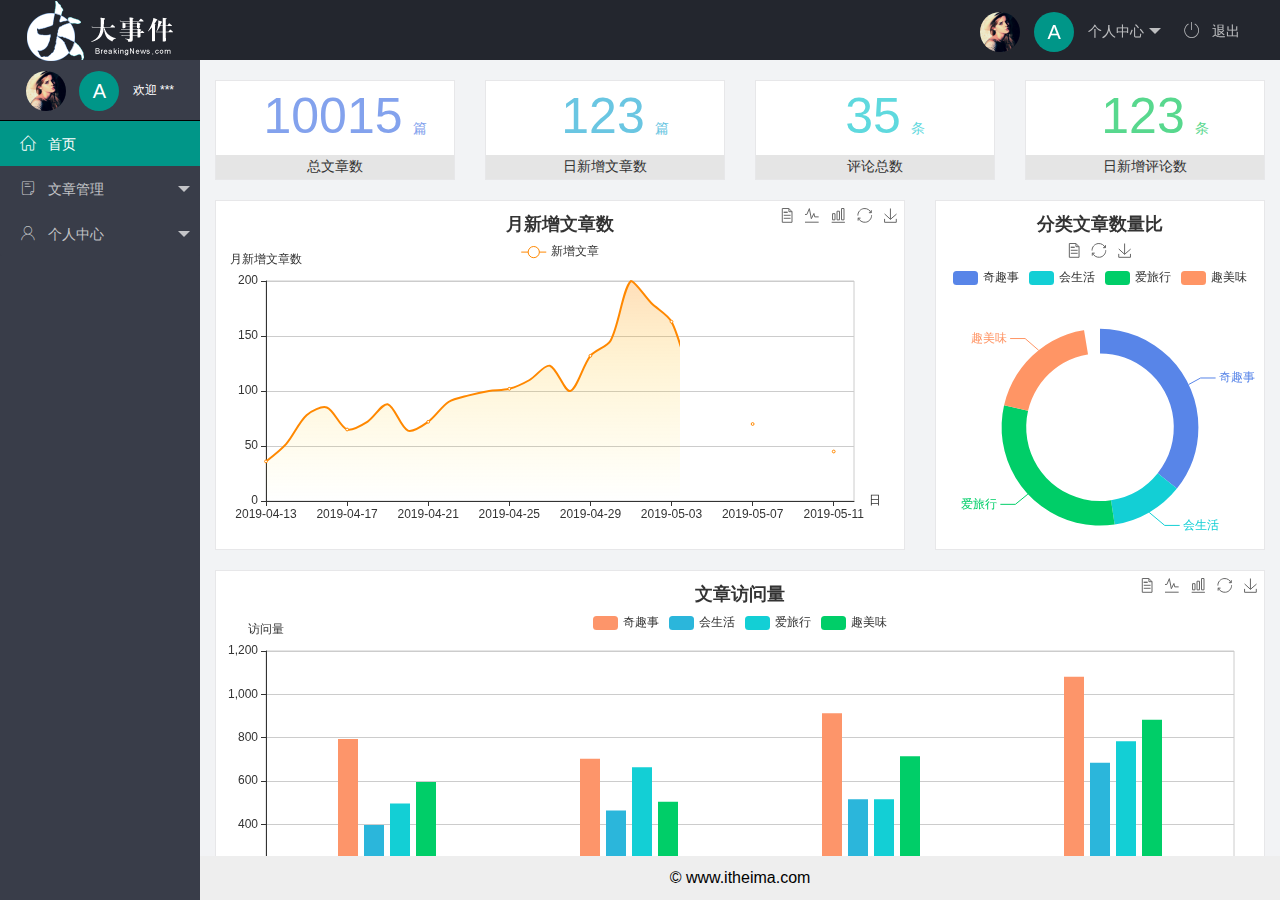
<file: index.html>
<!DOCTYPE html>
<html>

<head>
    <meta charset="utf-8">
    <meta name="viewport" content="width=device-width, initial-scale=1, maximum-scale=1">
    <title>后台页面</title>
    <link rel="stylesheet" href="/assets/lib/layui/css/layui.css">
    <link rel="stylesheet" href="/assets/fonts/iconfont.css">
    <link rel="stylesheet" href="/assets/css/index.css">
</head>

<body class="layui-layout-body">
    <div class="layui-layout layui-layout-admin">
        <div class="layui-header">
            <div class="layui-logo">
                <img src="/assets/images/logo.png" alt="">
            </div>
            <!-- 头部区域（可配合layui已有的水平导航） -->
            <ul class="layui-nav layui-layout-right">
                <li class="layui-nav-item">
                    <a href="javascript:;" class="userinfo">
                        <img src="/assets/images/sample.jpg" class="layui-nav-img">
                        <span class="user-avatar">A</span>
                        个人中心
                    </a>
                    <dl class="layui-nav-child">
                        <dd><a href="/user/user_info.html" target="fm">基本资料</a></dd>
                        <dd><a href="/user/user_avatar.html" target="fm">更换头像</a></dd>
                        <dd><a href="/user/user_pwd.html" target="fm">重置密码</a></dd>
                    </dl>
                </li>
                <li class="layui-nav-item"><a href="javascript:;" id="btnLogout">
                        <span class="iconfont icon-tuichu"></span>
                        退出
                    </a></li>
            </ul>
        </div>

        <div class="layui-side layui-bg-black">
            <div class="layui-side-scroll">
                <div class="userinfo">
                    <img src="/assets/images/sample.jpg" class="layui-nav-img">
                    <span class="user-avatar">A</span>
                    <span id="welcome">欢迎 ***</span>
                </div>
                <!-- 左侧导航区域（可配合layui已有的垂直导航） -->
                <ul class="layui-nav layui-nav-tree" lay-shrink="all">
                    <li class="layui-nav-item layui-this"><a href="/home/dashboard.html" target="fm">
                            <span class="iconfont icon-home"></span>
                            首页
                        </a></li>
                    <li class="layui-nav-item">
                        <a class="" href="javascript:;">
                            <span class="iconfont icon-16"></span>
                            文章管理
                        </a>
                        <dl class="layui-nav-child">
                            <dd><a href="/article/art_cate.html" target="fm"><i
                                        class="layui-icon layui-icon-app"></i>文章类别</a></dd>
                            <dd><a id="art_list" href="/article/art_list.html" target="fm"><i
                                        class="layui-icon layui-icon-app"></i>文章列表</a></dd>
                            <dd><a href="/article/art_pub.html" target="fm"><i
                                        class="layui-icon layui-icon-app"></i>发表文章</a></dd>
                        </dl>
                    </li>
                    <li class="layui-nav-item">
                        <a href="javascript:;">
                            <span class="iconfont icon-user"></span>
                            个人中心
                        </a>
                        <dl class="layui-nav-child">
                            <dd><a href="/user/user_info.html" target="fm"><i
                                        class="layui-icon layui-icon-app"></i>基本资料</a></dd>
                            <dd><a href="/user/user_avatar.html" target="fm"><i
                                        class="layui-icon layui-icon-app"></i>更换头像</a></dd>
                            <dd><a href="/user/user_pwd.html" target="fm"><i
                                        class="layui-icon layui-icon-app"></i>重置密码</a></dd>
                        </dl>
                    </li>
                </ul>
            </div>
        </div>

        <div class="layui-body">
            <!-- 内容主体区域 -->
            <iframe name="fm" src="/home/dashboard.html" frameborder="0"></iframe>
        </div>

        <div class="layui-footer">
            <!-- 底部固定区域 -->
            © www.itheima.com
        </div>
    </div>
    <script src="/assets/lib/layui/layui.all.js"></script>
    <script src="/assets/lib/jquery.js"></script>
    <script src="/assets/js/baseAPI.js"></script>
    <script src="/assets/js/index.js"></script>
</body>

</html>
</file>
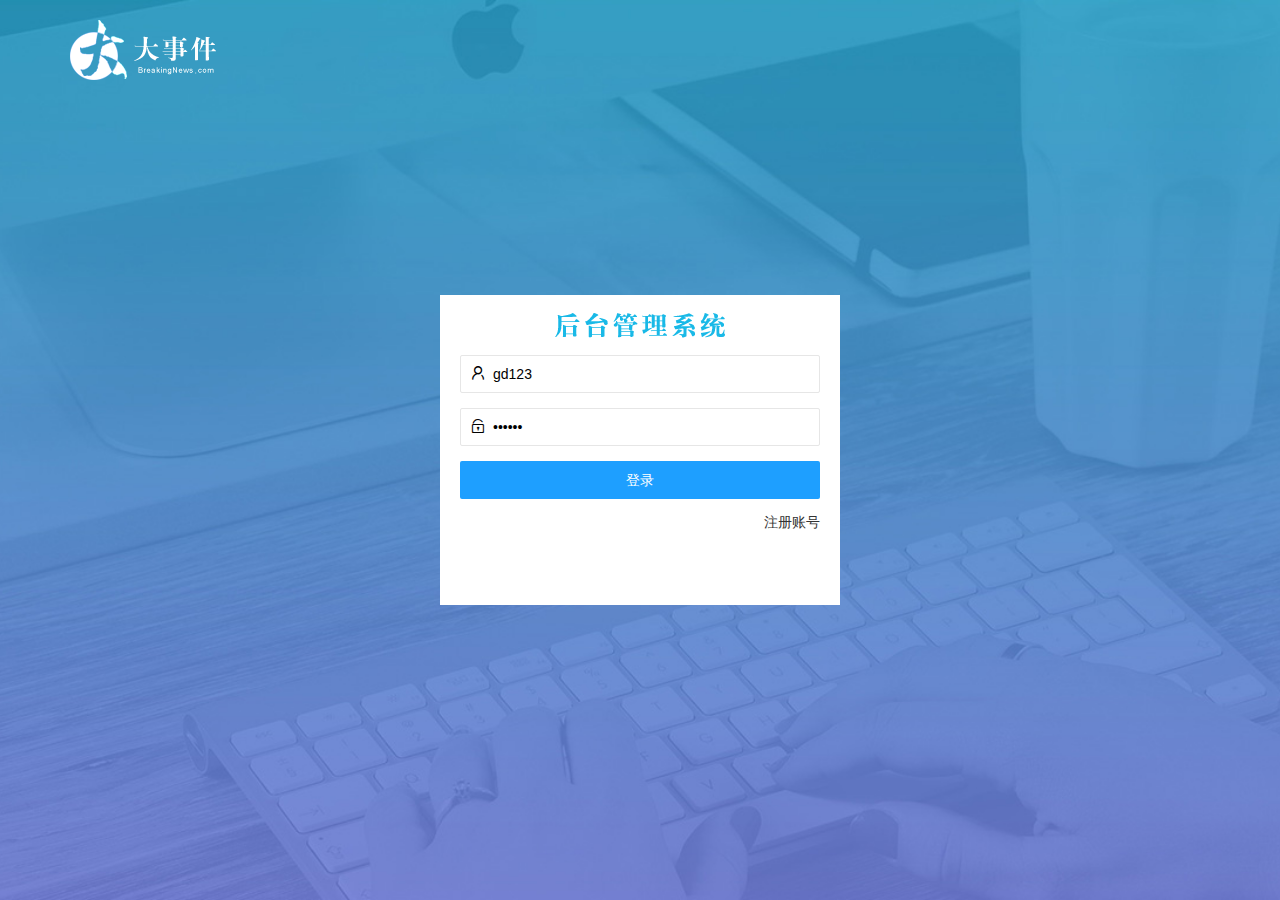
<file: login.html>
<!DOCTYPE html>
<html lang="en">

<head>
    <meta charset="UTF-8">
    <meta name="viewport" content="width=device-width, initial-scale=1.0">
    <title>Document</title>
    <link rel="stylesheet" href="/assets/lib/layui/css/layui.css">
    <link rel="stylesheet" href="/assets/css/login.css">
</head>

<body>
    <div class="layui-main">
        <img src="/assets/images/logo.png" alt="" style="margin-top: 20px;">
    </div>
    <div class="loginAndRegBox">
        <div class="title-box"></div>
        <!-- 登录转注册页面 -->
        <div class="login-box">
            <!-- 登录表单 -->
            <form class="layui-form" id="form_login" action="">
                <div class="layui-form-item">
                    <i class="layui-icon layui-icon-username"></i>
                    <input type="text" value="gd123" name="username" required lay-verify="required" placeholder="请输入账号"
                        autocomplete="off" class="layui-input">
                </div>
                <div class="layui-form-item">
                    <i class="layui-icon layui-icon-password"></i>
                    <input type="password" value="123123" name="password" required lay-verify="required|pass"
                        placeholder="请输入密码" autocomplete="off" class="layui-input">
                </div>
                <!-- 提交按钮 -->
                <div class="layui-form-item">
                    <button class="layui-btn layui-btn-fluid layui-btn-normal" lay-submit>登录</button>
                </div>
                <div class="layui-form-item links">
                    <a href="javascript:;" id="link_reg">注册账号</a>
                </div>
            </form>
        </div>
        <!-- 注册转登录页面 -->
        <div class="reg-box">
            <!-- 注册表单 -->
            <form class="layui-form" id="form_reg" action="">
                <div class="layui-form-item">
                    <i class="layui-icon layui-icon-username"></i>
                    <input type="text" name="username" required lay-verify="required" placeholder="请输入用户名"
                        autocomplete="off" class="layui-input">
                </div>
                <div class="layui-form-item">
                    <i class="layui-icon layui-icon-password"></i>
                    <input type="password" name="password" required lay-verify="required|pass" placeholder="请输入密码"
                        autocomplete="off" class="layui-input">
                </div>
                <div class="layui-form-item">
                    <i class="layui-icon layui-icon-password"></i>
                    <input type="password" name="repassword" required lay-verify="required|pass|pwd"
                        placeholder="请再次输入密码" autocomplete="off" class="layui-input">
                </div>
                <!-- 提交表单 -->
                <div class="layui-form-item">
                    <button class="layui-btn layui-btn-fluid layui-btn-normal" lay-submit>注册</button>
                </div>
                <div class="layui-form-item links">
                    <a href="javascript:;" id="link_login">去登录</a>
                </div>
            </form>
        </div>
    </div>
    <script src="/assets/lib/layui/layui.all.js"></script>
    <script src="/assets/lib/jquery.js"></script>
    <script src="/assets/js/baseAPI.js"></script>
    <script src="/assets/js/login.js"></script>
</body>

</html>
</file>
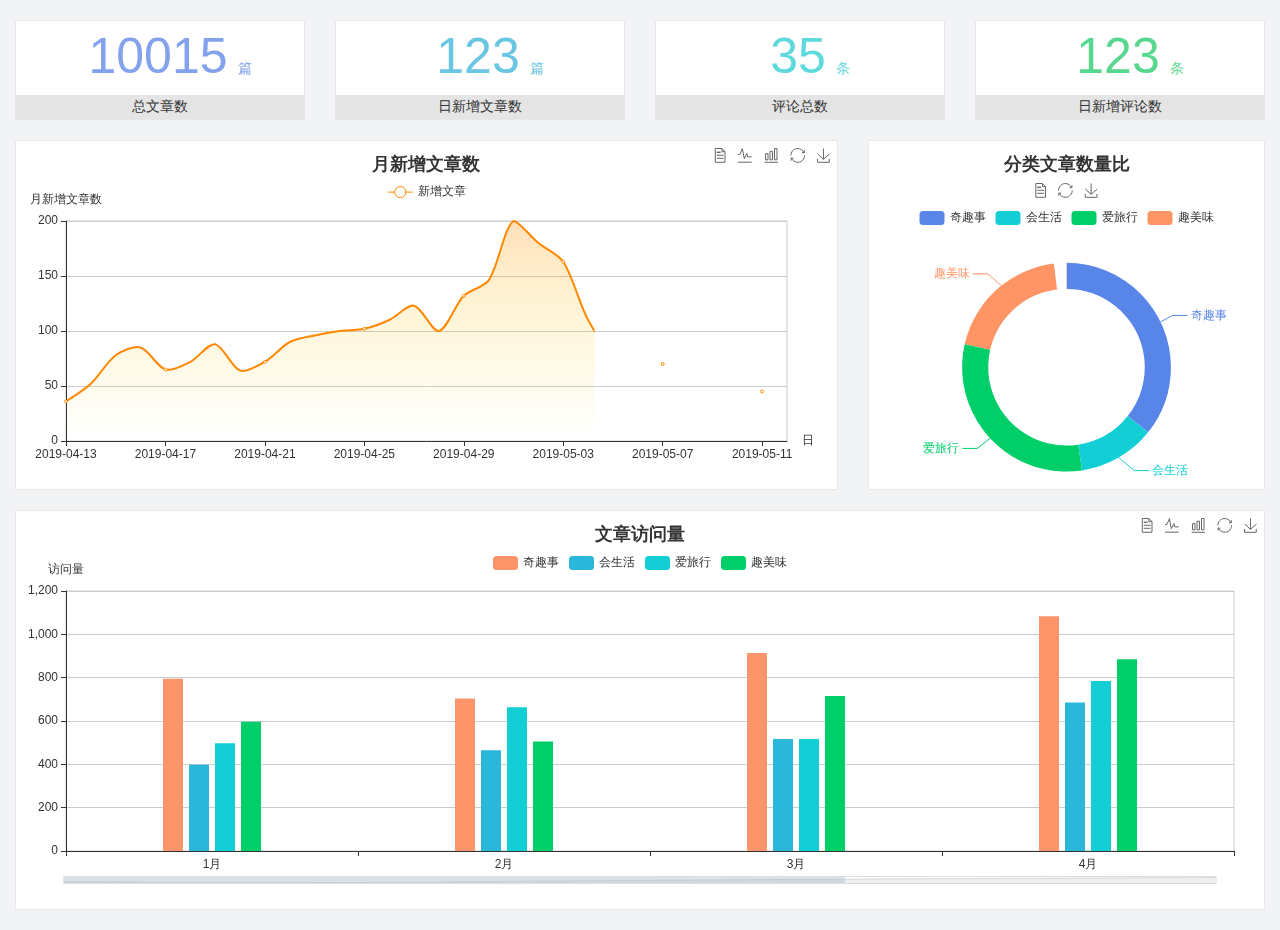
<file: home/dashboard.html>
<!DOCTYPE html>
<html lang="en">

<head>
  <meta charset="UTF-8">
  <meta name="viewport" content="width=device-width, initial-scale=1.0">
  <meta http-equiv="X-UA-Compatible" content="ie=edge">
  <title>图表统计</title>
  <link rel="stylesheet" href="../../assets/lib/bootstrap.css" />
  <link rel="stylesheet" href="../../assets/lib/main.css" />
  <script src="../../assets/lib/jquery.js"></script>
  <script type="text/javascript" src="../../assets/lib/echarts.min.js"></script>
</head>

<body>
  <div class="container-fluid">
    <div class="row spannel_list">
      <div class="col-sm-3 col-xs-6">
        <div class="spannel">
          <em>10015</em><span>篇</span>
          <b>总文章数</b>
        </div>
      </div>
      <div class="col-sm-3 col-xs-6">
        <div class="spannel scolor01">
          <em>123</em><span>篇</span>
          <b>日新增文章数</b>
        </div>
      </div>
      <div class="col-sm-3 col-xs-6">
        <div class="spannel scolor02">
          <em>35</em><span>条</span>
          <b>评论总数</b>
        </div>
      </div>
      <div class="col-sm-3 col-xs-6">
        <div class="spannel scolor03">
          <em>123</em><span>条</span>
          <b>日新增评论数</b>
        </div>
      </div>
    </div>
  </div>

  <div class="container-fluid">
    <div class="row curve-pie">
      <div class="col-lg-8 col-md-8">
        <div class="gragh_pannel" id="curve_show"></div>
      </div>
      <div class="col-lg-4 col-md-4">
        <div class="gragh_pannel" id="pie_show"></div>
      </div>
    </div>
  </div>

  <div class="container-fluid">
    <div class="column_pannel" id="column_show"></div>
  </div>

  <script>
    var oChart = echarts.init(document.getElementById('curve_show'));
    var aList_all = [
      { 'count': 36, 'date': '2019-04-13' },
      { 'count': 52, 'date': '2019-04-14' },
      { 'count': 78, 'date': '2019-04-15' },
      { 'count': 85, 'date': '2019-04-16' },
      { 'count': 65, 'date': '2019-04-17' },
      { 'count': 72, 'date': '2019-04-18' },
      { 'count': 88, 'date': '2019-04-19' },
      { 'count': 64, 'date': '2019-04-20' },
      { 'count': 72, 'date': '2019-04-21' },
      { 'count': 90, 'date': '2019-04-22' },
      { 'count': 96, 'date': '2019-04-23' },
      { 'count': 100, 'date': '2019-04-24' },
      { 'count': 102, 'date': '2019-04-25' },
      { 'count': 110, 'date': '2019-04-26' },
      { 'count': 123, 'date': '2019-04-27' },
      { 'count': 100, 'date': '2019-04-28' },
      { 'count': 132, 'date': '2019-04-29' },
      { 'count': 146, 'date': '2019-04-30' },
      { 'count': 200, 'date': '2019-05-01' },
      { 'count': 180, 'date': '2019-05-02' },
      { 'count': 163, 'date': '2019-05-03' },
      { 'count': 110, 'date': '2019-05-04' },
      { 'count': 80, 'date': '2019-05-05' },
      { 'count': 82, 'date': '2019-05-06' },
      { 'count': 70, 'date': '2019-05-07' },
      { 'count': 65, 'date': '2019-05-08' },
      { 'count': 54, 'date': '2019-05-09' },
      { 'count': 40, 'date': '2019-05-10' },
      { 'count': 45, 'date': '2019-05-11' },
      { 'count': 38, 'date': '2019-05-12' },
    ];

    let aCount = [];
    let aDate = [];

    for (var i = 0; i < aList_all.length; i++) {
      aCount.push(aList_all[i].count);
      aDate.push(aList_all[i].date);
    }

    var chartopt = {
      title: {
        text: '月新增文章数',
        left: 'center',
        top: '10'
      },
      tooltip: {
        trigger: 'axis'
      },
      legend: {
        data: ['新增文章'],
        top: '40'
      },
      toolbox: {
        show: true,
        feature: {
          mark: { show: true },
          dataView: { show: true, readOnly: false },
          magicType: { show: true, type: ['line', 'bar'] },
          restore: { show: true },
          saveAsImage: { show: true }
        }
      },
      calculable: true,
      xAxis: [
        {
          name: '日',
          type: 'category',
          boundaryGap: false,
          data: aDate
        }
      ],
      yAxis: [
        {
          name: '月新增文章数',
          type: 'value'
        }
      ],
      series: [
        {
          name: '新增文章',
          type: 'line',
          smooth: true,
          itemStyle: { normal: { areaStyle: { type: 'default' }, color: '#f80' }, lineStyle: { color: '#f80' } },
          data: aCount
        }],
      areaStyle: {
        normal: {
          color: new echarts.graphic.LinearGradient(0, 0, 0, 1, [{
            offset: 0,
            color: 'rgba(255,136,0,0.39)'
          }, {
            offset: .34,
            color: 'rgba(255,180,0,0.25)'
          }, {
            offset: 1,
            color: 'rgba(255,222,0,0.00)'
          }])

        }
      },
      grid: {
        show: true,
        x: 50,
        x2: 50,
        y: 80,
        height: 220
      }
    };

    oChart.setOption(chartopt);


    var oPie = echarts.init(document.getElementById('pie_show'));
    var oPieopt =
    {
      title: {
        top: 10,
        text: '分类文章数量比',
        x: 'center'
      },
      tooltip: {
        trigger: 'item',
        formatter: "{a} <br/>{b} : {c} ({d}%)"
      },
      color: ['#5885e8', '#13cfd5', '#00ce68', '#ff9565'],
      legend: {
        x: 'center',
        top: 65,
        data: ['奇趣事', '会生活', '爱旅行', '趣美味']
      },
      toolbox: {
        show: true,
        x: 'center',
        top: 35,
        feature: {
          mark: { show: true },
          dataView: { show: true, readOnly: false },
          magicType: {
            show: true,
            type: ['pie', 'funnel'],
            option: {
              funnel: {
                x: '25%',
                width: '50%',
                funnelAlign: 'left',
                max: 1548
              }
            }
          },
          restore: { show: true },
          saveAsImage: { show: true }
        }
      },
      calculable: true,
      series: [
        {
          name: '访问来源',
          type: 'pie',
          radius: ['45%', '60%'],
          center: ['50%', '65%'],
          data: [
            { value: 300, name: '奇趣事' },
            { value: 100, name: '会生活' },
            { value: 260, name: '爱旅行' },
            { value: 180, name: '趣美味' }
          ]
        }
      ]
    };
    oPie.setOption(oPieopt);



    var oColumn = this.echarts.init(document.getElementById('column_show'));
    var oColumnopt =
    {
      title: {
        text: '文章访问量',
        left: 'center',
        top: '10'
      },
      tooltip: {
        trigger: 'axis'
      },
      legend: {
        data: ['奇趣事', '会生活', '爱旅行', '趣美味'],
        top: '40'
      },
      toolbox: {
        show: true,
        feature: {
          mark: { show: true },
          dataView: { show: true, readOnly: false },
          magicType: { show: true, type: ['line', 'bar'] },
          restore: { show: true },
          saveAsImage: { show: true }
        }
      },
      calculable: true,
      xAxis: [
        {
          type: 'category',
          data: ['1月', '2月', '3月', '4月', '5月']
        }
      ],
      yAxis: [
        {
          name: '访问量',
          type: 'value'
        }
      ],
      series: [
        {
          name: '奇趣事',
          type: 'bar',
          barWidth: 20,
          itemStyle: {
            normal: { areaStyle: { type: 'default' }, color: '#fd956a' }
          },
          data: [800, 708, 920, 1090, 1200]
        },
        {
          name: '会生活',
          type: 'bar',
          barWidth: 20,
          itemStyle: {
            normal: { areaStyle: { type: 'default' }, color: '#2bb6db' }
          },
          data: [400, 468, 520, 690, 800]
        },
        {
          name: '爱旅行',
          type: 'bar',
          barWidth: 20,
          itemStyle: {
            normal: { areaStyle: { type: 'default' }, color: '#13cfd5' }
          },
          data: [500, 668, 520, 790, 900]
        },
        {
          name: '趣美味',
          type: 'bar',
          barWidth: 20,
          itemStyle: {
            normal: { areaStyle: { type: 'default' }, color: '#00ce68' }
          },
          data: [600, 508, 720, 890, 1000]
        }
      ],
      grid: {
        show: true,
        x: 50,
        x2: 30,
        y: 80,
        height: 260
      },
      dataZoom: [//给x轴设置滚动条
        {
          start: 0,//默认为0
          end: 100 - 1000 / 31,//默认为100
          type: 'slider',
          show: true,
          xAxisIndex: [0],
          handleSize: 0,//滑动条的 左右2个滑动条的大小
          height: 8,//组件高度
          left: 45, //左边的距离
          right: 50,//右边的距离
          bottom: 26,//右边的距离
          handleColor: '#ddd',//h滑动图标的颜色
          handleStyle: {
            borderColor: "#cacaca",
            borderWidth: "1",
            shadowBlur: 2,
            background: "#ddd",
            shadowColor: "#ddd",
          }
        }]
    };
    oColumn.setOption(oColumnopt);
  </script>
</body>

</html>
</file>
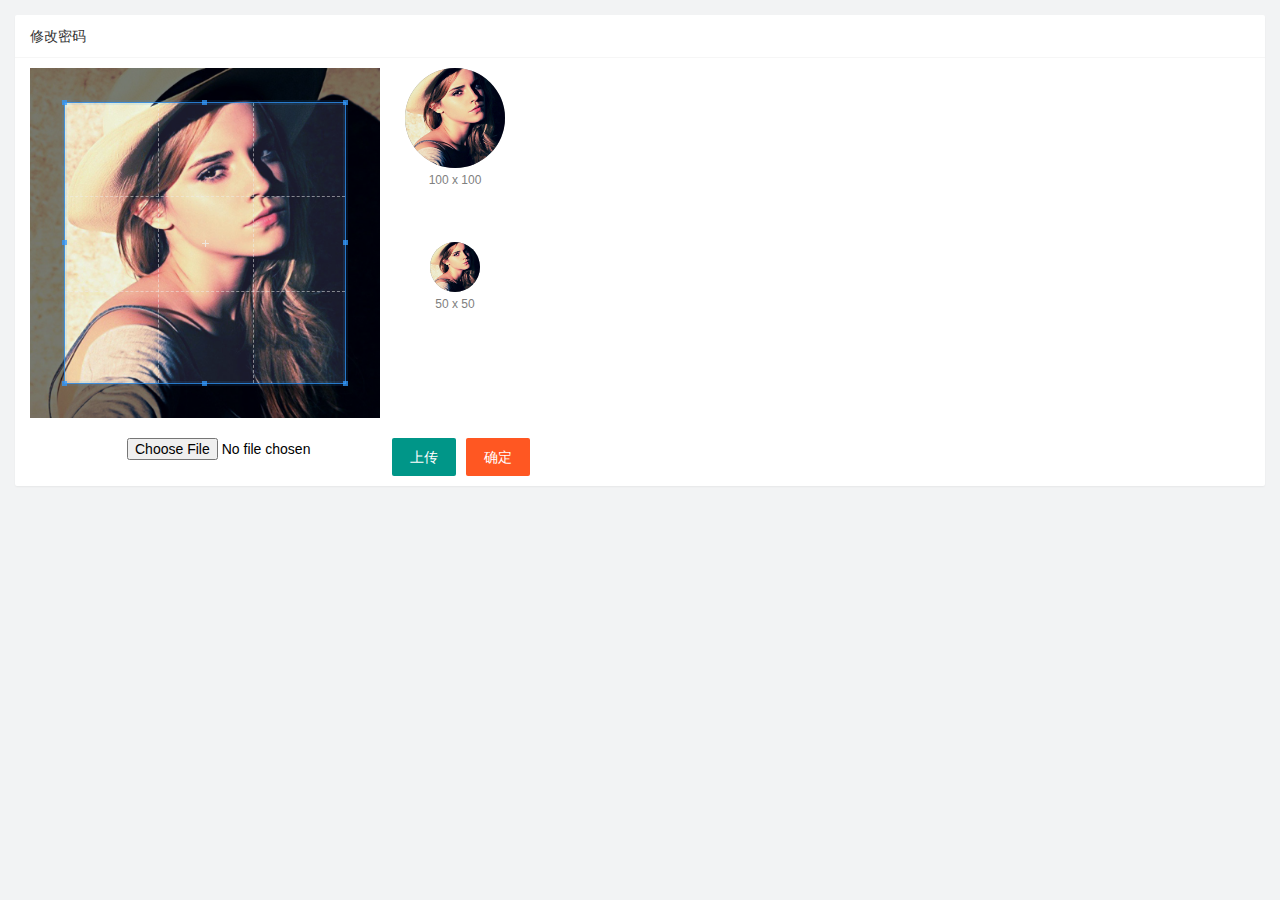
<file: user/user_avatar.html>
<!DOCTYPE html>
<html lang="en">

<head>
    <meta charset="UTF-8">
    <meta name="viewport" content="width=device-width, initial-scale=1.0">
    <title>Document</title>
    <link rel="stylesheet" href="/assets/lib/layui/css/layui.css">
    <link rel="stylesheet" href="/assets/lib/cropper/cropper.css">
    <link rel="stylesheet" href="/assets/css/user/user_avatar.css">
</head>

<body>
    <div class="layui-card">
        <div class="layui-card-header">修改密码</div>
        <div class="layui-card-body">
            <!-- 第一行的图片裁剪和预览区域 -->
            <div class="row1">
                <!-- 图片裁剪区域 -->
                <div class="cropper-box">
                    <!-- 这个 img 标签很重要，将来会把它初始化为裁剪区域 -->
                    <img id="image" src="/assets/images/sample.jpg" />
                </div>
                <!-- 图片的预览区域 -->
                <div class="preview-box">
                    <div>
                        <!-- 宽高为 100px 的预览区域 -->
                        <div class="img-preview w100"></div>
                        <p class="size">100 x 100</p>
                    </div>
                    <div>
                        <!-- 宽高为 50px 的预览区域 -->
                        <div class="img-preview w50"></div>
                        <p class="size">50 x 50</p>
                    </div>
                </div>
            </div>

            <!-- 第二行的按钮区域 -->
            <div class="row2">
                <input type="file" accept="image/png,image/jpeg" id="file">
                <button type="button" class="layui-btn" id="btnChooseImage">上传</button>
                <button id="btnUpload" type="button" class="layui-btn layui-btn-danger">确定</button>
            </div>
        </div>
    </div>
    <script src="/assets/lib/layui/layui.all.js"></script>
    <script src="/assets/lib/jquery.js"></script>
    <script src="/assets/lib/cropper/Cropper.js"></script>
    <script src="/assets/lib/cropper/jquery-cropper.js"></script>
    <script src="/assets/js/baseAPI.js"></script>
    <script src="/assets/js/user/user_avatar.js"></script>
</body>

</html>
</file>
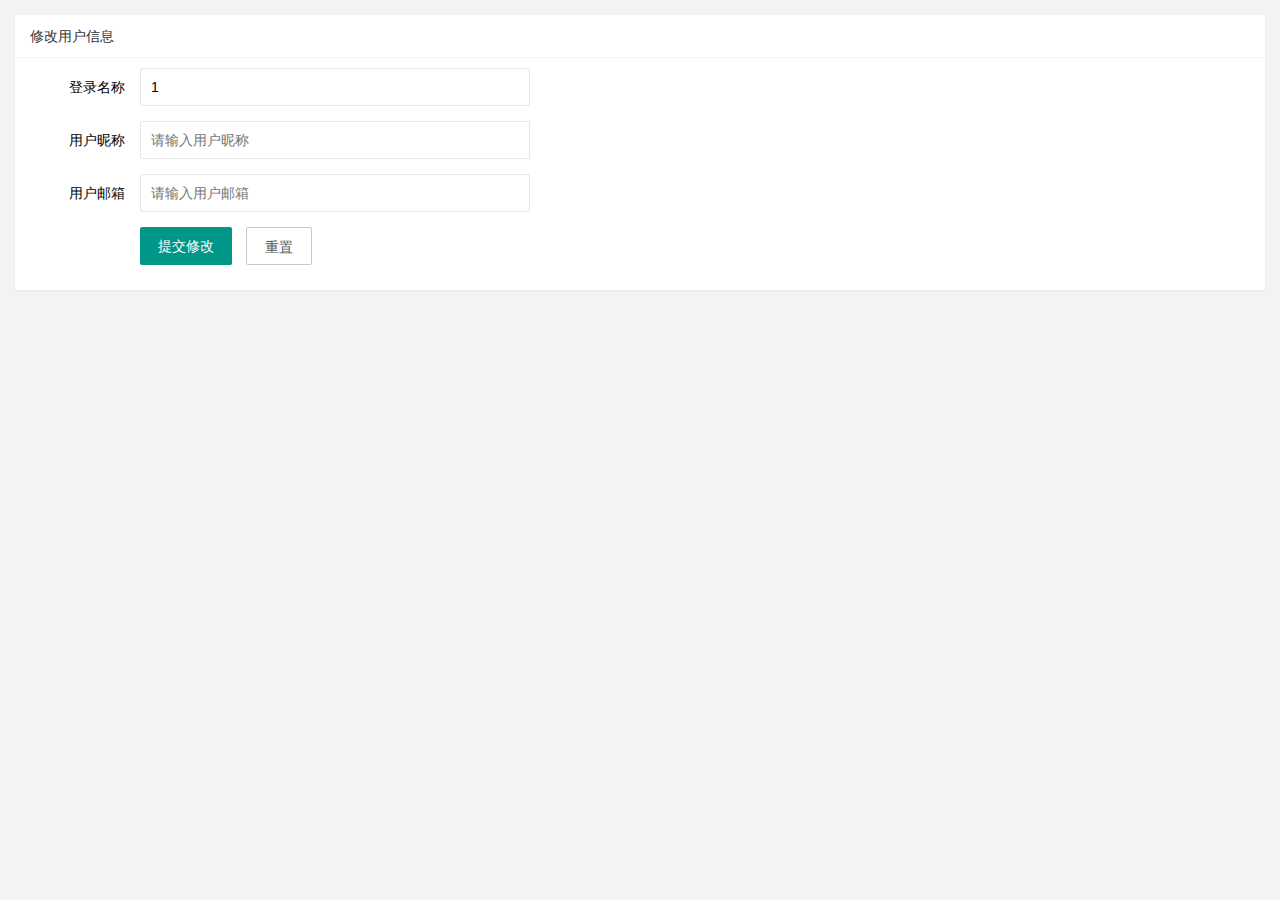
<file: user/user_info.html>
<!DOCTYPE html>
<html lang="en">

<head>
    <meta charset="UTF-8">
    <meta name="viewport" content="width=device-width, initial-scale=1.0">
    <title>Document</title>
    <link rel="stylesheet" href="/assets/lib/layui/css/layui.css">
    <link rel="stylesheet" href="/assets/css/user/user_info.css">
</head>

<body>
    <div class="layui-card">
        <div class="layui-card-header">修改用户信息</div>
        <div class="layui-card-body">
            <!-- form表单 -->
            <form class="layui-form" lay-filter="formUserInfo">
                <!-- 隐藏域保存id -->
                <input type="hidden" name="id">
                <div class="layui-form-item">
                    <label class="layui-form-label">登录名称</label>
                    <div class="layui-input-block">
                        <input value="1" readonly type="text" name="username" required lay-verify="required"
                            placeholder="请输入登录名称" autocomplete="off" class="layui-input">
                    </div>
                </div>
                <div class="layui-form-item">
                    <label class="layui-form-label">用户昵称</label>
                    <div class="layui-input-block">
                        <input type="text" name="nickname" required lay-verify="required|nickname" placeholder="请输入用户昵称"
                            autocomplete="off" class="layui-input">
                    </div>
                </div>
                <div class="layui-form-item">
                    <label class="layui-form-label">用户邮箱</label>
                    <div class="layui-input-block">
                        <input type="text" name="email" required lay-verify="required|email" placeholder="请输入用户邮箱"
                            autocomplete="off" class="layui-input">
                    </div>
                </div>
                <div class="layui-form-item">
                    <div class="layui-input-block">
                        <button class="layui-btn" lay-submit lay-filter="formDemo">提交修改</button>
                        <button id="btnReset" type="reset" class="layui-btn layui-btn-primary">重置</button>
                    </div>
                </div>
            </form>
        </div>
    </div>
    <script src="/assets/lib/layui/layui.all.js"></script>
    <script src="/assets/lib/jquery.js"></script>
    <script src="/assets/js/baseAPI.js"></script>
    <script src="/assets/js/user/user_info.js"></script>
</body>

</html>
</file>
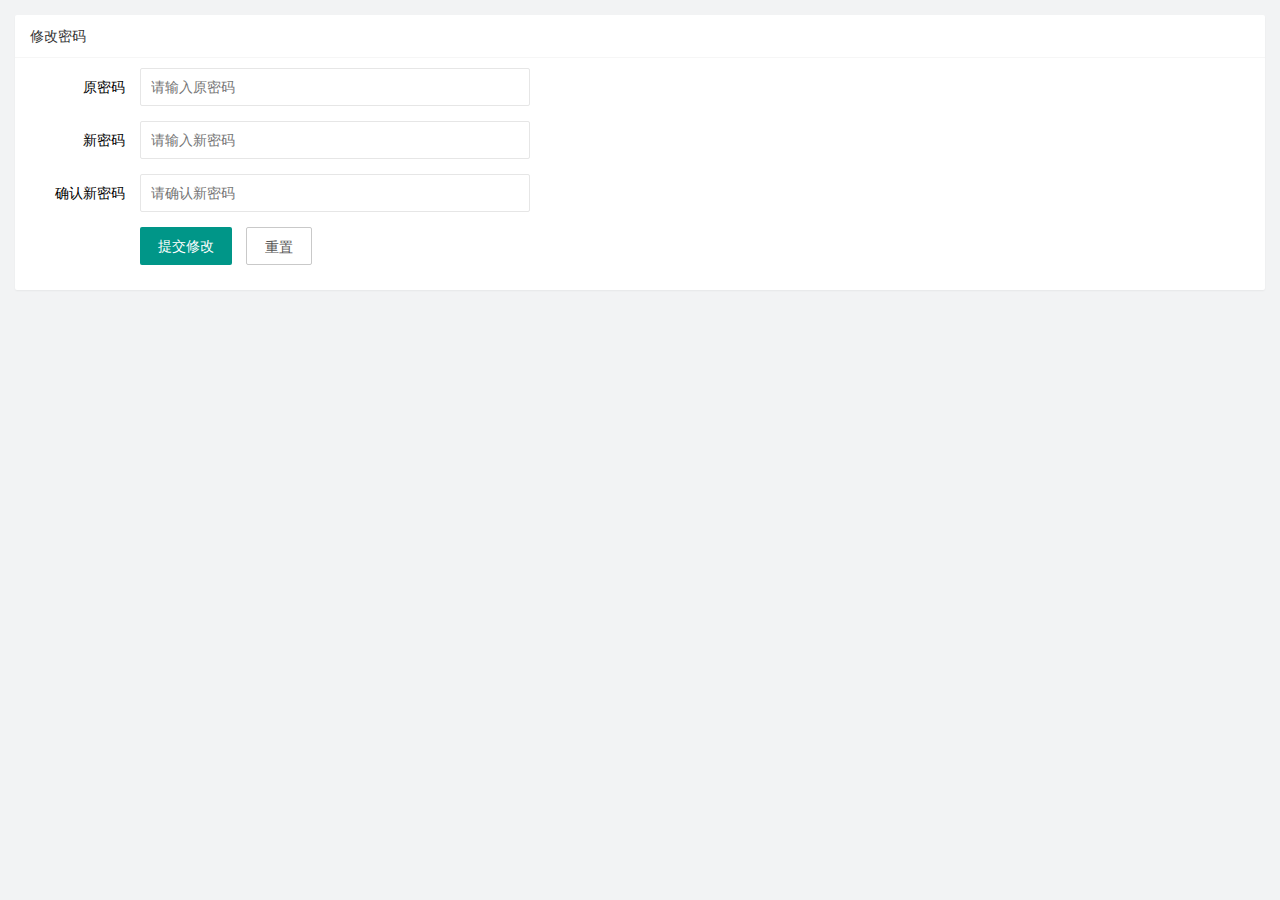
<file: user/user_pwd.html>
<!DOCTYPE html>
<html lang="en">

<head>
    <meta charset="UTF-8">
    <meta name="viewport" content="width=device-width, initial-scale=1.0">
    <title>Document</title>
    <link rel="stylesheet" href="/assets/lib/layui/css/layui.css">
    <link rel="stylesheet" href="/assets/css/user/user_pwd.css">
</head>

<body>
    <div class="layui-card">
        <div class="layui-card-header">修改密码</div>
        <div class="layui-card-body">
            <!-- form表单 -->
            <form class="layui-form">
                <div class="layui-form-item">
                    <label class="layui-form-label">原密码</label>
                    <div class="layui-input-block">
                        <input type="text" name="oldPwd" required lay-verify="required|pwd" placeholder="请输入原密码"
                            autocomplete="off" class="layui-input">
                    </div>
                </div>
                <div class="layui-form-item">
                    <label class="layui-form-label">新密码</label>
                    <div class="layui-input-block">
                        <input type="text" name="newPwd" required lay-verify="required|pwd|samepwd" placeholder="请输入新密码"
                            autocomplete="off" class="layui-input">
                    </div>
                </div>
                <div class="layui-form-item">
                    <label class="layui-form-label">确认新密码</label>
                    <div class="layui-input-block">
                        <input type="text" name="rePwd" required lay-verify="required|pwd|repwd" placeholder="请确认新密码"
                            autocomplete="off" class="layui-input">
                    </div>
                </div>
                <div class="layui-form-item">
                    <div class="layui-input-block">
                        <button class="layui-btn" lay-submit lay-filter="formDemo">提交修改</button>
                        <button type="reset" class="layui-btn layui-btn-primary">重置</button>
                    </div>
                </div>
            </form>
        </div>
    </div>
    <script src="/assets/lib/layui/layui.all.js"></script>
    <script src="/assets/lib/jquery.js"></script>
    <script src="/assets/js/baseAPI.js"></script>
    <script src="/assets/js/user/user_pwd.js"></script>
</body>

</html>
</file>
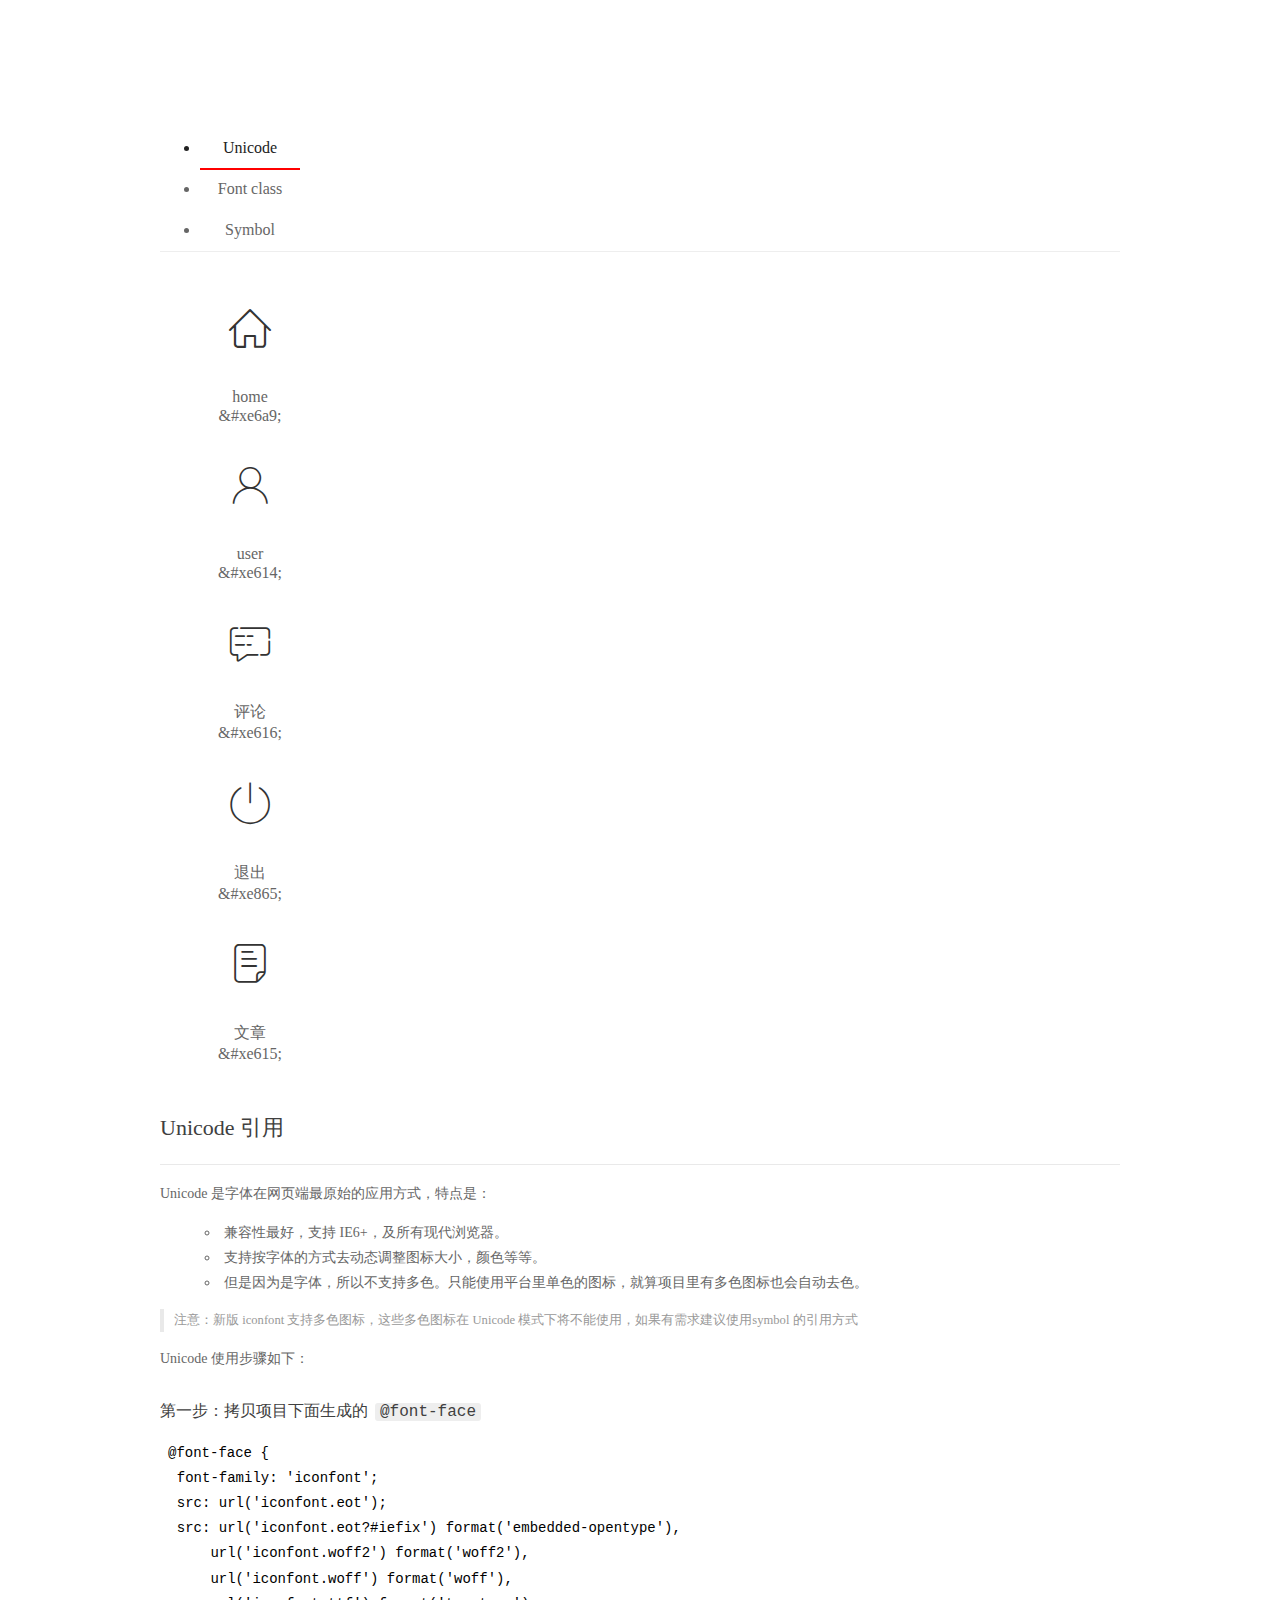
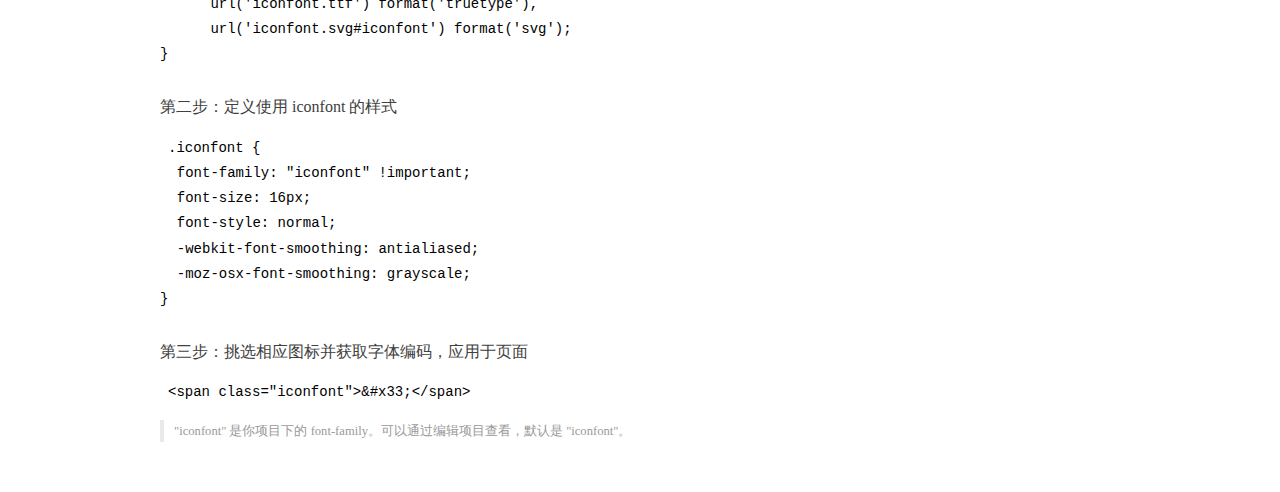
<file: assets/fonts/demo_index.html>
<!DOCTYPE html>
<html>
<head>
  <meta charset="utf-8"/>
  <title>IconFont Demo</title>
  <link rel="shortcut icon" href="https://gtms04.alicdn.com/tps/i4/TB1_oz6GVXXXXaFXpXXJDFnIXXX-64-64.ico" type="image/x-icon"/>
  <link rel="stylesheet" href="https://g.alicdn.com/thx/cube/1.3.2/cube.min.css">
  <link rel="stylesheet" href="demo.css">
  <link rel="stylesheet" href="iconfont.css">
  <script src="iconfont.js"></script>
  <!-- jQuery -->
  <script src="https://a1.alicdn.com/oss/uploads/2018/12/26/7bfddb60-08e8-11e9-9b04-53e73bb6408b.js"></script>
  <!-- 代码高亮 -->
  <script src="https://a1.alicdn.com/oss/uploads/2018/12/26/a3f714d0-08e6-11e9-8a15-ebf944d7534c.js"></script>
</head>
<body>
  <div class="main">
    <h1 class="logo"><a href="https://www.iconfont.cn/" title="iconfont 首页" target="_blank">&#xe86b;</a></h1>
    <div class="nav-tabs">
      <ul id="tabs" class="dib-box">
        <li class="dib active"><span>Unicode</span></li>
        <li class="dib"><span>Font class</span></li>
        <li class="dib"><span>Symbol</span></li>
      </ul>
      
    </div>
    <div class="tab-container">
      <div class="content unicode" style="display: block;">
          <ul class="icon_lists dib-box">
          
            <li class="dib">
              <span class="icon iconfont">&#xe6a9;</span>
                <div class="name">home</div>
                <div class="code-name">&amp;#xe6a9;</div>
              </li>
          
            <li class="dib">
              <span class="icon iconfont">&#xe614;</span>
                <div class="name">user</div>
                <div class="code-name">&amp;#xe614;</div>
              </li>
          
            <li class="dib">
              <span class="icon iconfont">&#xe616;</span>
                <div class="name">评论</div>
                <div class="code-name">&amp;#xe616;</div>
              </li>
          
            <li class="dib">
              <span class="icon iconfont">&#xe865;</span>
                <div class="name">退出</div>
                <div class="code-name">&amp;#xe865;</div>
              </li>
          
            <li class="dib">
              <span class="icon iconfont">&#xe615;</span>
                <div class="name">文章</div>
                <div class="code-name">&amp;#xe615;</div>
              </li>
          
          </ul>
          <div class="article markdown">
          <h2 id="unicode-">Unicode 引用</h2>
          <hr>

          <p>Unicode 是字体在网页端最原始的应用方式，特点是：</p>
          <ul>
            <li>兼容性最好，支持 IE6+，及所有现代浏览器。</li>
            <li>支持按字体的方式去动态调整图标大小，颜色等等。</li>
            <li>但是因为是字体，所以不支持多色。只能使用平台里单色的图标，就算项目里有多色图标也会自动去色。</li>
          </ul>
          <blockquote>
            <p>注意：新版 iconfont 支持多色图标，这些多色图标在 Unicode 模式下将不能使用，如果有需求建议使用symbol 的引用方式</p>
          </blockquote>
          <p>Unicode 使用步骤如下：</p>
          <h3 id="-font-face">第一步：拷贝项目下面生成的 <code>@font-face</code></h3>
<pre><code class="language-css"
>@font-face {
  font-family: 'iconfont';
  src: url('iconfont.eot');
  src: url('iconfont.eot?#iefix') format('embedded-opentype'),
      url('iconfont.woff2') format('woff2'),
      url('iconfont.woff') format('woff'),
      url('iconfont.ttf') format('truetype'),
      url('iconfont.svg#iconfont') format('svg');
}
</code></pre>
          <h3 id="-iconfont-">第二步：定义使用 iconfont 的样式</h3>
<pre><code class="language-css"
>.iconfont {
  font-family: "iconfont" !important;
  font-size: 16px;
  font-style: normal;
  -webkit-font-smoothing: antialiased;
  -moz-osx-font-smoothing: grayscale;
}
</code></pre>
          <h3 id="-">第三步：挑选相应图标并获取字体编码，应用于页面</h3>
<pre>
<code class="language-html"
>&lt;span class="iconfont"&gt;&amp;#x33;&lt;/span&gt;
</code></pre>
          <blockquote>
            <p>"iconfont" 是你项目下的 font-family。可以通过编辑项目查看，默认是 "iconfont"。</p>
          </blockquote>
          </div>
      </div>
      <div class="content font-class">
        <ul class="icon_lists dib-box">
          
          <li class="dib">
            <span class="icon iconfont icon-home"></span>
            <div class="name">
              home
            </div>
            <div class="code-name">.icon-home
            </div>
          </li>
          
          <li class="dib">
            <span class="icon iconfont icon-user"></span>
            <div class="name">
              user
            </div>
            <div class="code-name">.icon-user
            </div>
          </li>
          
          <li class="dib">
            <span class="icon iconfont icon-pinglun"></span>
            <div class="name">
              评论
            </div>
            <div class="code-name">.icon-pinglun
            </div>
          </li>
          
          <li class="dib">
            <span class="icon iconfont icon-tuichu"></span>
            <div class="name">
              退出
            </div>
            <div class="code-name">.icon-tuichu
            </div>
          </li>
          
          <li class="dib">
            <span class="icon iconfont icon-16"></span>
            <div class="name">
              文章
            </div>
            <div class="code-name">.icon-16
            </div>
          </li>
          
        </ul>
        <div class="article markdown">
        <h2 id="font-class-">font-class 引用</h2>
        <hr>

        <p>font-class 是 Unicode 使用方式的一种变种，主要是解决 Unicode 书写不直观，语意不明确的问题。</p>
        <p>与 Unicode 使用方式相比，具有如下特点：</p>
        <ul>
          <li>兼容性良好，支持 IE8+，及所有现代浏览器。</li>
          <li>相比于 Unicode 语意明确，书写更直观。可以很容易分辨这个 icon 是什么。</li>
          <li>因为使用 class 来定义图标，所以当要替换图标时，只需要修改 class 里面的 Unicode 引用。</li>
          <li>不过因为本质上还是使用的字体，所以多色图标还是不支持的。</li>
        </ul>
        <p>使用步骤如下：</p>
        <h3 id="-fontclass-">第一步：引入项目下面生成的 fontclass 代码：</h3>
<pre><code class="language-html">&lt;link rel="stylesheet" href="./iconfont.css"&gt;
</code></pre>
        <h3 id="-">第二步：挑选相应图标并获取类名，应用于页面：</h3>
<pre><code class="language-html">&lt;span class="iconfont icon-xxx"&gt;&lt;/span&gt;
</code></pre>
        <blockquote>
          <p>"
            iconfont" 是你项目下的 font-family。可以通过编辑项目查看，默认是 "iconfont"。</p>
        </blockquote>
      </div>
      </div>
      <div class="content symbol">
          <ul class="icon_lists dib-box">
          
            <li class="dib">
                <svg class="icon svg-icon" aria-hidden="true">
                  <use xlink:href="#icon-home"></use>
                </svg>
                <div class="name">home</div>
                <div class="code-name">#icon-home</div>
            </li>
          
            <li class="dib">
                <svg class="icon svg-icon" aria-hidden="true">
                  <use xlink:href="#icon-user"></use>
                </svg>
                <div class="name">user</div>
                <div class="code-name">#icon-user</div>
            </li>
          
            <li class="dib">
                <svg class="icon svg-icon" aria-hidden="true">
                  <use xlink:href="#icon-pinglun"></use>
                </svg>
                <div class="name">评论</div>
                <div class="code-name">#icon-pinglun</div>
            </li>
          
            <li class="dib">
                <svg class="icon svg-icon" aria-hidden="true">
                  <use xlink:href="#icon-tuichu"></use>
                </svg>
                <div class="name">退出</div>
                <div class="code-name">#icon-tuichu</div>
            </li>
          
            <li class="dib">
                <svg class="icon svg-icon" aria-hidden="true">
                  <use xlink:href="#icon-16"></use>
                </svg>
                <div class="name">文章</div>
                <div class="code-name">#icon-16</div>
            </li>
          
          </ul>
          <div class="article markdown">
          <h2 id="symbol-">Symbol 引用</h2>
          <hr>

          <p>这是一种全新的使用方式，应该说这才是未来的主流，也是平台目前推荐的用法。相关介绍可以参考这篇<a href="">文章</a>
            这种用法其实是做了一个 SVG 的集合，与另外两种相比具有如下特点：</p>
          <ul>
            <li>支持多色图标了，不再受单色限制。</li>
            <li>通过一些技巧，支持像字体那样，通过 <code>font-size</code>, <code>color</code> 来调整样式。</li>
            <li>兼容性较差，支持 IE9+，及现代浏览器。</li>
            <li>浏览器渲染 SVG 的性能一般，还不如 png。</li>
          </ul>
          <p>使用步骤如下：</p>
          <h3 id="-symbol-">第一步：引入项目下面生成的 symbol 代码：</h3>
<pre><code class="language-html">&lt;script src="./iconfont.js"&gt;&lt;/script&gt;
</code></pre>
          <h3 id="-css-">第二步：加入通用 CSS 代码（引入一次就行）：</h3>
<pre><code class="language-html">&lt;style&gt;
.icon {
  width: 1em;
  height: 1em;
  vertical-align: -0.15em;
  fill: currentColor;
  overflow: hidden;
}
&lt;/style&gt;
</code></pre>
          <h3 id="-">第三步：挑选相应图标并获取类名，应用于页面：</h3>
<pre><code class="language-html">&lt;svg class="icon" aria-hidden="true"&gt;
  &lt;use xlink:href="#icon-xxx"&gt;&lt;/use&gt;
&lt;/svg&gt;
</code></pre>
          </div>
      </div>

    </div>
  </div>
  <script>
  $(document).ready(function () {
      $('.tab-container .content:first').show()

      $('#tabs li').click(function (e) {
        var tabContent = $('.tab-container .content')
        var index = $(this).index()

        if ($(this).hasClass('active')) {
          return
        } else {
          $('#tabs li').removeClass('active')
          $(this).addClass('active')

          tabContent.hide().eq(index).fadeIn()
        }
      })
    })
  </script>
</body>
</html>
</file>
<file: assets/lib/layui/css/layui.css>
/** layui-v2.5.5 MIT License By https://www.layui.com */
 .layui-inline,img{display:inline-block;vertical-align:middle}h1,h2,h3,h4,h5,h6{font-weight:400}.layui-edge,.layui-header,.layui-inline,.layui-main{position:relative}.layui-body,.layui-edge,.layui-elip{overflow:hidden}.layui-btn,.layui-edge,.layui-inline,img{vertical-align:middle}.layui-btn,.layui-disabled,.layui-icon,.layui-unselect{-moz-user-select:none;-webkit-user-select:none;-ms-user-select:none}.layui-elip,.layui-form-checkbox span,.layui-form-pane .layui-form-label{text-overflow:ellipsis;white-space:nowrap}.layui-breadcrumb,.layui-tree-btnGroup{visibility:hidden}blockquote,body,button,dd,div,dl,dt,form,h1,h2,h3,h4,h5,h6,input,li,ol,p,pre,td,textarea,th,ul{margin:0;padding:0;-webkit-tap-highlight-color:rgba(0,0,0,0)}a:active,a:hover{outline:0}img{border:none}li{list-style:none}table{border-collapse:collapse;border-spacing:0}h4,h5,h6{font-size:100%}button,input,optgroup,option,select,textarea{font-family:inherit;font-size:inherit;font-style:inherit;font-weight:inherit;outline:0}pre{white-space:pre-wrap;white-space:-moz-pre-wrap;white-space:-pre-wrap;white-space:-o-pre-wrap;word-wrap:break-word}body{line-height:24px;font:14px Helvetica Neue,Helvetica,PingFang SC,Tahoma,Arial,sans-serif}hr{height:1px;margin:10px 0;border:0;clear:both}a{color:#333;text-decoration:none}a:hover{color:#777}a cite{font-style:normal;*cursor:pointer}.layui-border-box,.layui-border-box *{box-sizing:border-box}.layui-box,.layui-box *{box-sizing:content-box}.layui-clear{clear:both;*zoom:1}.layui-clear:after{content:'\20';clear:both;*zoom:1;display:block;height:0}.layui-inline{*display:inline;*zoom:1}.layui-edge{display:inline-block;width:0;height:0;border-width:6px;border-style:dashed;border-color:transparent}.layui-edge-top{top:-4px;border-bottom-color:#999;border-bottom-style:solid}.layui-edge-right{border-left-color:#999;border-left-style:solid}.layui-edge-bottom{top:2px;border-top-color:#999;border-top-style:solid}.layui-edge-left{border-right-color:#999;border-right-style:solid}.layui-disabled,.layui-disabled:hover{color:#d2d2d2!important;cursor:not-allowed!important}.layui-circle{border-radius:100%}.layui-show{display:block!important}.layui-hide{display:none!important}@font-face{font-family:layui-icon;src:url(../font/iconfont.eot?v=250);src:url(../font/iconfont.eot?v=250#iefix) format('embedded-opentype'),url(../font/iconfont.woff2?v=250) format('woff2'),url(../font/iconfont.woff?v=250) format('woff'),url(../font/iconfont.ttf?v=250) format('truetype'),url(../font/iconfont.svg?v=250#layui-icon) format('svg')}.layui-icon{font-family:layui-icon!important;font-size:16px;font-style:normal;-webkit-font-smoothing:antialiased;-moz-osx-font-smoothing:grayscale}.layui-icon-reply-fill:before{content:"\e611"}.layui-icon-set-fill:before{content:"\e614"}.layui-icon-menu-fill:before{content:"\e60f"}.layui-icon-search:before{content:"\e615"}.layui-icon-share:before{content:"\e641"}.layui-icon-set-sm:before{content:"\e620"}.layui-icon-engine:before{content:"\e628"}.layui-icon-close:before{content:"\1006"}.layui-icon-close-fill:before{content:"\1007"}.layui-icon-chart-screen:before{content:"\e629"}.layui-icon-star:before{content:"\e600"}.layui-icon-circle-dot:before{content:"\e617"}.layui-icon-chat:before{content:"\e606"}.layui-icon-release:before{content:"\e609"}.layui-icon-list:before{content:"\e60a"}.layui-icon-chart:before{content:"\e62c"}.layui-icon-ok-circle:before{content:"\1005"}.layui-icon-layim-theme:before{content:"\e61b"}.layui-icon-table:before{content:"\e62d"}.layui-icon-right:before{content:"\e602"}.layui-icon-left:before{content:"\e603"}.layui-icon-cart-simple:before{content:"\e698"}.layui-icon-face-cry:before{content:"\e69c"}.layui-icon-face-smile:before{content:"\e6af"}.layui-icon-survey:before{content:"\e6b2"}.layui-icon-tree:before{content:"\e62e"}.layui-icon-upload-circle:before{content:"\e62f"}.layui-icon-add-circle:before{content:"\e61f"}.layui-icon-download-circle:before{content:"\e601"}.layui-icon-templeate-1:before{content:"\e630"}.layui-icon-util:before{content:"\e631"}.layui-icon-face-surprised:before{content:"\e664"}.layui-icon-edit:before{content:"\e642"}.layui-icon-speaker:before{content:"\e645"}.layui-icon-down:before{content:"\e61a"}.layui-icon-file:before{content:"\e621"}.layui-icon-layouts:before{content:"\e632"}.layui-icon-rate-half:before{content:"\e6c9"}.layui-icon-add-circle-fine:before{content:"\e608"}.layui-icon-prev-circle:before{content:"\e633"}.layui-icon-read:before{content:"\e705"}.layui-icon-404:before{content:"\e61c"}.layui-icon-carousel:before{content:"\e634"}.layui-icon-help:before{content:"\e607"}.layui-icon-code-circle:before{content:"\e635"}.layui-icon-water:before{content:"\e636"}.layui-icon-username:before{content:"\e66f"}.layui-icon-find-fill:before{content:"\e670"}.layui-icon-about:before{content:"\e60b"}.layui-icon-location:before{content:"\e715"}.layui-icon-up:before{content:"\e619"}.layui-icon-pause:before{content:"\e651"}.layui-icon-date:before{content:"\e637"}.layui-icon-layim-uploadfile:before{content:"\e61d"}.layui-icon-delete:before{content:"\e640"}.layui-icon-play:before{content:"\e652"}.layui-icon-top:before{content:"\e604"}.layui-icon-friends:before{content:"\e612"}.layui-icon-refresh-3:before{content:"\e9aa"}.layui-icon-ok:before{content:"\e605"}.layui-icon-layer:before{content:"\e638"}.layui-icon-face-smile-fine:before{content:"\e60c"}.layui-icon-dollar:before{content:"\e659"}.layui-icon-group:before{content:"\e613"}.layui-icon-layim-download:before{content:"\e61e"}.layui-icon-picture-fine:before{content:"\e60d"}.layui-icon-link:before{content:"\e64c"}.layui-icon-diamond:before{content:"\e735"}.layui-icon-log:before{content:"\e60e"}.layui-icon-rate-solid:before{content:"\e67a"}.layui-icon-fonts-del:before{content:"\e64f"}.layui-icon-unlink:before{content:"\e64d"}.layui-icon-fonts-clear:before{content:"\e639"}.layui-icon-triangle-r:before{content:"\e623"}.layui-icon-circle:before{content:"\e63f"}.layui-icon-radio:before{content:"\e643"}.layui-icon-align-center:before{content:"\e647"}.layui-icon-align-right:before{content:"\e648"}.layui-icon-align-left:before{content:"\e649"}.layui-icon-loading-1:before{content:"\e63e"}.layui-icon-return:before{content:"\e65c"}.layui-icon-fonts-strong:before{content:"\e62b"}.layui-icon-upload:before{content:"\e67c"}.layui-icon-dialogue:before{content:"\e63a"}.layui-icon-video:before{content:"\e6ed"}.layui-icon-headset:before{content:"\e6fc"}.layui-icon-cellphone-fine:before{content:"\e63b"}.layui-icon-add-1:before{content:"\e654"}.layui-icon-face-smile-b:before{content:"\e650"}.layui-icon-fonts-html:before{content:"\e64b"}.layui-icon-form:before{content:"\e63c"}.layui-icon-cart:before{content:"\e657"}.layui-icon-camera-fill:before{content:"\e65d"}.layui-icon-tabs:before{content:"\e62a"}.layui-icon-fonts-code:before{content:"\e64e"}.layui-icon-fire:before{content:"\e756"}.layui-icon-set:before{content:"\e716"}.layui-icon-fonts-u:before{content:"\e646"}.layui-icon-triangle-d:before{content:"\e625"}.layui-icon-tips:before{content:"\e702"}.layui-icon-picture:before{content:"\e64a"}.layui-icon-more-vertical:before{content:"\e671"}.layui-icon-flag:before{content:"\e66c"}.layui-icon-loading:before{content:"\e63d"}.layui-icon-fonts-i:before{content:"\e644"}.layui-icon-refresh-1:before{content:"\e666"}.layui-icon-rmb:before{content:"\e65e"}.layui-icon-home:before{content:"\e68e"}.layui-icon-user:before{content:"\e770"}.layui-icon-notice:before{content:"\e667"}.layui-icon-login-weibo:before{content:"\e675"}.layui-icon-voice:before{content:"\e688"}.layui-icon-upload-drag:before{content:"\e681"}.layui-icon-login-qq:before{content:"\e676"}.layui-icon-snowflake:before{content:"\e6b1"}.layui-icon-file-b:before{content:"\e655"}.layui-icon-template:before{content:"\e663"}.layui-icon-auz:before{content:"\e672"}.layui-icon-console:before{content:"\e665"}.layui-icon-app:before{content:"\e653"}.layui-icon-prev:before{content:"\e65a"}.layui-icon-website:before{content:"\e7ae"}.layui-icon-next:before{content:"\e65b"}.layui-icon-component:before{content:"\e857"}.layui-icon-more:before{content:"\e65f"}.layui-icon-login-wechat:before{content:"\e677"}.layui-icon-shrink-right:before{content:"\e668"}.layui-icon-spread-left:before{content:"\e66b"}.layui-icon-camera:before{content:"\e660"}.layui-icon-note:before{content:"\e66e"}.layui-icon-refresh:before{content:"\e669"}.layui-icon-female:before{content:"\e661"}.layui-icon-male:before{content:"\e662"}.layui-icon-password:before{content:"\e673"}.layui-icon-senior:before{content:"\e674"}.layui-icon-theme:before{content:"\e66a"}.layui-icon-tread:before{content:"\e6c5"}.layui-icon-praise:before{content:"\e6c6"}.layui-icon-star-fill:before{content:"\e658"}.layui-icon-rate:before{content:"\e67b"}.layui-icon-template-1:before{content:"\e656"}.layui-icon-vercode:before{content:"\e679"}.layui-icon-cellphone:before{content:"\e678"}.layui-icon-screen-full:before{content:"\e622"}.layui-icon-screen-restore:before{content:"\e758"}.layui-icon-cols:before{content:"\e610"}.layui-icon-export:before{content:"\e67d"}.layui-icon-print:before{content:"\e66d"}.layui-icon-slider:before{content:"\e714"}.layui-icon-addition:before{content:"\e624"}.layui-icon-subtraction:before{content:"\e67e"}.layui-icon-service:before{content:"\e626"}.layui-icon-transfer:before{content:"\e691"}.layui-main{width:1140px;margin:0 auto}.layui-header{z-index:1000;height:60px}.layui-header a:hover{transition:all .5s;-webkit-transition:all .5s}.layui-side{position:fixed;left:0;top:0;bottom:0;z-index:999;width:200px;overflow-x:hidden}.layui-side-scroll{position:relative;width:220px;height:100%;overflow-x:hidden}.layui-body{position:absolute;left:200px;right:0;top:0;bottom:0;z-index:998;width:auto;overflow-y:auto;box-sizing:border-box}.layui-layout-body{overflow:hidden}.layui-layout-admin .layui-header{background-color:#23262E}.layui-layout-admin .layui-side{top:60px;width:200px;overflow-x:hidden}.layui-layout-admin .layui-body{position:fixed;top:60px;bottom:44px}.layui-layout-admin .layui-main{width:auto;margin:0 15px}.layui-layout-admin .layui-footer{position:fixed;left:200px;right:0;bottom:0;height:44px;line-height:44px;padding:0 15px;background-color:#eee}.layui-layout-admin .layui-logo{position:absolute;left:0;top:0;width:200px;height:100%;line-height:60px;text-align:center;color:#009688;font-size:16px}.layui-layout-admin .layui-header .layui-nav{background:0 0}.layui-layout-left{position:absolute!important;left:200px;top:0}.layui-layout-right{position:absolute!important;right:0;top:0}.layui-container{position:relative;margin:0 auto;padding:0 15px;box-sizing:border-box}.layui-fluid{position:relative;margin:0 auto;padding:0 15px}.layui-row:after,.layui-row:before{content:'';display:block;clear:both}.layui-col-lg1,.layui-col-lg10,.layui-col-lg11,.layui-col-lg12,.layui-col-lg2,.layui-col-lg3,.layui-col-lg4,.layui-col-lg5,.layui-col-lg6,.layui-col-lg7,.layui-col-lg8,.layui-col-lg9,.layui-col-md1,.layui-col-md10,.layui-col-md11,.layui-col-md12,.layui-col-md2,.layui-col-md3,.layui-col-md4,.layui-col-md5,.layui-col-md6,.layui-col-md7,.layui-col-md8,.layui-col-md9,.layui-col-sm1,.layui-col-sm10,.layui-col-sm11,.layui-col-sm12,.layui-col-sm2,.layui-col-sm3,.layui-col-sm4,.layui-col-sm5,.layui-col-sm6,.layui-col-sm7,.layui-col-sm8,.layui-col-sm9,.layui-col-xs1,.layui-col-xs10,.layui-col-xs11,.layui-col-xs12,.layui-col-xs2,.layui-col-xs3,.layui-col-xs4,.layui-col-xs5,.layui-col-xs6,.layui-col-xs7,.layui-col-xs8,.layui-col-xs9{position:relative;display:block;box-sizing:border-box}.layui-col-xs1,.layui-col-xs10,.layui-col-xs11,.layui-col-xs12,.layui-col-xs2,.layui-col-xs3,.layui-col-xs4,.layui-col-xs5,.layui-col-xs6,.layui-col-xs7,.layui-col-xs8,.layui-col-xs9{float:left}.layui-col-xs1{width:8.33333333%}.layui-col-xs2{width:16.66666667%}.layui-col-xs3{width:25%}.layui-col-xs4{width:33.33333333%}.layui-col-xs5{width:41.66666667%}.layui-col-xs6{width:50%}.layui-col-xs7{width:58.33333333%}.layui-col-xs8{width:66.66666667%}.layui-col-xs9{width:75%}.layui-col-xs10{width:83.33333333%}.layui-col-xs11{width:91.66666667%}.layui-col-xs12{width:100%}.layui-col-xs-offset1{margin-left:8.33333333%}.layui-col-xs-offset2{margin-left:16.66666667%}.layui-col-xs-offset3{margin-left:25%}.layui-col-xs-offset4{margin-left:33.33333333%}.layui-col-xs-offset5{margin-left:41.66666667%}.layui-col-xs-offset6{margin-left:50%}.layui-col-xs-offset7{margin-left:58.33333333%}.layui-col-xs-offset8{margin-left:66.66666667%}.layui-col-xs-offset9{margin-left:75%}.layui-col-xs-offset10{margin-left:83.33333333%}.layui-col-xs-offset11{margin-left:91.66666667%}.layui-col-xs-offset12{margin-left:100%}@media screen and (max-width:768px){.layui-hide-xs{display:none!important}.layui-show-xs-block{display:block!important}.layui-show-xs-inline{display:inline!important}.layui-show-xs-inline-block{display:inline-block!important}}@media screen and (min-width:768px){.layui-container{width:750px}.layui-hide-sm{display:none!important}.layui-show-sm-block{display:block!important}.layui-show-sm-inline{display:inline!important}.layui-show-sm-inline-block{display:inline-block!important}.layui-col-sm1,.layui-col-sm10,.layui-col-sm11,.layui-col-sm12,.layui-col-sm2,.layui-col-sm3,.layui-col-sm4,.layui-col-sm5,.layui-col-sm6,.layui-col-sm7,.layui-col-sm8,.layui-col-sm9{float:left}.layui-col-sm1{width:8.33333333%}.layui-col-sm2{width:16.66666667%}.layui-col-sm3{width:25%}.layui-col-sm4{width:33.33333333%}.layui-col-sm5{width:41.66666667%}.layui-col-sm6{width:50%}.layui-col-sm7{width:58.33333333%}.layui-col-sm8{width:66.66666667%}.layui-col-sm9{width:75%}.layui-col-sm10{width:83.33333333%}.layui-col-sm11{width:91.66666667%}.layui-col-sm12{width:100%}.layui-col-sm-offset1{margin-left:8.33333333%}.layui-col-sm-offset2{margin-left:16.66666667%}.layui-col-sm-offset3{margin-left:25%}.layui-col-sm-offset4{margin-left:33.33333333%}.layui-col-sm-offset5{margin-left:41.66666667%}.layui-col-sm-offset6{margin-left:50%}.layui-col-sm-offset7{margin-left:58.33333333%}.layui-col-sm-offset8{margin-left:66.66666667%}.layui-col-sm-offset9{margin-left:75%}.layui-col-sm-offset10{margin-left:83.33333333%}.layui-col-sm-offset11{margin-left:91.66666667%}.layui-col-sm-offset12{margin-left:100%}}@media screen and (min-width:992px){.layui-container{width:970px}.layui-hide-md{display:none!important}.layui-show-md-block{display:block!important}.layui-show-md-inline{display:inline!important}.layui-show-md-inline-block{display:inline-block!important}.layui-col-md1,.layui-col-md10,.layui-col-md11,.layui-col-md12,.layui-col-md2,.layui-col-md3,.layui-col-md4,.layui-col-md5,.layui-col-md6,.layui-col-md7,.layui-col-md8,.layui-col-md9{float:left}.layui-col-md1{width:8.33333333%}.layui-col-md2{width:16.66666667%}.layui-col-md3{width:25%}.layui-col-md4{width:33.33333333%}.layui-col-md5{width:41.66666667%}.layui-col-md6{width:50%}.layui-col-md7{width:58.33333333%}.layui-col-md8{width:66.66666667%}.layui-col-md9{width:75%}.layui-col-md10{width:83.33333333%}.layui-col-md11{width:91.66666667%}.layui-col-md12{width:100%}.layui-col-md-offset1{margin-left:8.33333333%}.layui-col-md-offset2{margin-left:16.66666667%}.layui-col-md-offset3{margin-left:25%}.layui-col-md-offset4{margin-left:33.33333333%}.layui-col-md-offset5{margin-left:41.66666667%}.layui-col-md-offset6{margin-left:50%}.layui-col-md-offset7{margin-left:58.33333333%}.layui-col-md-offset8{margin-left:66.66666667%}.layui-col-md-offset9{margin-left:75%}.layui-col-md-offset10{margin-left:83.33333333%}.layui-col-md-offset11{margin-left:91.66666667%}.layui-col-md-offset12{margin-left:100%}}@media screen and (min-width:1200px){.layui-container{width:1170px}.layui-hide-lg{display:none!important}.layui-show-lg-block{display:block!important}.layui-show-lg-inline{display:inline!important}.layui-show-lg-inline-block{display:inline-block!important}.layui-col-lg1,.layui-col-lg10,.layui-col-lg11,.layui-col-lg12,.layui-col-lg2,.layui-col-lg3,.layui-col-lg4,.layui-col-lg5,.layui-col-lg6,.layui-col-lg7,.layui-col-lg8,.layui-col-lg9{float:left}.layui-col-lg1{width:8.33333333%}.layui-col-lg2{width:16.66666667%}.layui-col-lg3{width:25%}.layui-col-lg4{width:33.33333333%}.layui-col-lg5{width:41.66666667%}.layui-col-lg6{width:50%}.layui-col-lg7{width:58.33333333%}.layui-col-lg8{width:66.66666667%}.layui-col-lg9{width:75%}.layui-col-lg10{width:83.33333333%}.layui-col-lg11{width:91.66666667%}.layui-col-lg12{width:100%}.layui-col-lg-offset1{margin-left:8.33333333%}.layui-col-lg-offset2{margin-left:16.66666667%}.layui-col-lg-offset3{margin-left:25%}.layui-col-lg-offset4{margin-left:33.33333333%}.layui-col-lg-offset5{margin-left:41.66666667%}.layui-col-lg-offset6{margin-left:50%}.layui-col-lg-offset7{margin-left:58.33333333%}.layui-col-lg-offset8{margin-left:66.66666667%}.layui-col-lg-offset9{margin-left:75%}.layui-col-lg-offset10{margin-left:83.33333333%}.layui-col-lg-offset11{margin-left:91.66666667%}.layui-col-lg-offset12{margin-left:100%}}.layui-col-space1{margin:-.5px}.layui-col-space1>*{padding:.5px}.layui-col-space3{margin:-1.5px}.layui-col-space3>*{padding:1.5px}.layui-col-space5{margin:-2.5px}.layui-col-space5>*{padding:2.5px}.layui-col-space8{margin:-3.5px}.layui-col-space8>*{padding:3.5px}.layui-col-space10{margin:-5px}.layui-col-space10>*{padding:5px}.layui-col-space12{margin:-6px}.layui-col-space12>*{padding:6px}.layui-col-space15{margin:-7.5px}.layui-col-space15>*{padding:7.5px}.layui-col-space18{margin:-9px}.layui-col-space18>*{padding:9px}.layui-col-space20{margin:-10px}.layui-col-space20>*{padding:10px}.layui-col-space22{margin:-11px}.layui-col-space22>*{padding:11px}.layui-col-space25{margin:-12.5px}.layui-col-space25>*{padding:12.5px}.layui-col-space30{margin:-15px}.layui-col-space30>*{padding:15px}.layui-btn,.layui-input,.layui-select,.layui-textarea,.layui-upload-button{outline:0;-webkit-appearance:none;transition:all .3s;-webkit-transition:all .3s;box-sizing:border-box}.layui-elem-quote{margin-bottom:10px;padding:15px;line-height:22px;border-left:5px solid #009688;border-radius:0 2px 2px 0;background-color:#f2f2f2}.layui-quote-nm{border-style:solid;border-width:1px 1px 1px 5px;background:0 0}.layui-elem-field{margin-bottom:10px;padding:0;border-width:1px;border-style:solid}.layui-elem-field legend{margin-left:20px;padding:0 10px;font-size:20px;font-weight:300}.layui-field-title{margin:10px 0 20px;border-width:1px 0 0}.layui-field-box{padding:10px 15px}.layui-field-title .layui-field-box{padding:10px 0}.layui-progress{position:relative;height:6px;border-radius:20px;background-color:#e2e2e2}.layui-progress-bar{position:absolute;left:0;top:0;width:0;max-width:100%;height:6px;border-radius:20px;text-align:right;background-color:#5FB878;transition:all .3s;-webkit-transition:all .3s}.layui-progress-big,.layui-progress-big .layui-progress-bar{height:18px;line-height:18px}.layui-progress-text{position:relative;top:-20px;line-height:18px;font-size:12px;color:#666}.layui-progress-big .layui-progress-text{position:static;padding:0 10px;color:#fff}.layui-collapse{border-width:1px;border-style:solid;border-radius:2px}.layui-colla-content,.layui-colla-item{border-top-width:1px;border-top-style:solid}.layui-colla-item:first-child{border-top:none}.layui-colla-title{position:relative;height:42px;line-height:42px;padding:0 15px 0 35px;color:#333;background-color:#f2f2f2;cursor:pointer;font-size:14px;overflow:hidden}.layui-colla-content{display:none;padding:10px 15px;line-height:22px;color:#666}.layui-colla-icon{position:absolute;left:15px;top:0;font-size:14px}.layui-card{margin-bottom:15px;border-radius:2px;background-color:#fff;box-shadow:0 1px 2px 0 rgba(0,0,0,.05)}.layui-card:last-child{margin-bottom:0}.layui-card-header{position:relative;height:42px;line-height:42px;padding:0 15px;border-bottom:1px solid #f6f6f6;color:#333;border-radius:2px 2px 0 0;font-size:14px}.layui-bg-black,.layui-bg-blue,.layui-bg-cyan,.layui-bg-green,.layui-bg-orange,.layui-bg-red{color:#fff!important}.layui-card-body{position:relative;padding:10px 15px;line-height:24px}.layui-card-body[pad15]{padding:15px}.layui-card-body[pad20]{padding:20px}.layui-card-body .layui-table{margin:5px 0}.layui-card .layui-tab{margin:0}.layui-panel-window{position:relative;padding:15px;border-radius:0;border-top:5px solid #E6E6E6;background-color:#fff}.layui-auxiliar-moving{position:fixed;left:0;right:0;top:0;bottom:0;width:100%;height:100%;background:0 0;z-index:9999999999}.layui-form-label,.layui-form-mid,.layui-form-select,.layui-input-block,.layui-input-inline,.layui-textarea{position:relative}.layui-bg-red{background-color:#FF5722!important}.layui-bg-orange{background-color:#FFB800!important}.layui-bg-green{background-color:#009688!important}.layui-bg-cyan{background-color:#2F4056!important}.layui-bg-blue{background-color:#1E9FFF!important}.layui-bg-black{background-color:#393D49!important}.layui-bg-gray{background-color:#eee!important;color:#666!important}.layui-badge-rim,.layui-colla-content,.layui-colla-item,.layui-collapse,.layui-elem-field,.layui-form-pane .layui-form-item[pane],.layui-form-pane .layui-form-label,.layui-input,.layui-layedit,.layui-layedit-tool,.layui-quote-nm,.layui-select,.layui-tab-bar,.layui-tab-card,.layui-tab-title,.layui-tab-title .layui-this:after,.layui-textarea{border-color:#e6e6e6}.layui-timeline-item:before,hr{background-color:#e6e6e6}.layui-text{line-height:22px;font-size:14px;color:#666}.layui-text h1,.layui-text h2,.layui-text h3{font-weight:500;color:#333}.layui-text h1{font-size:30px}.layui-text h2{font-size:24px}.layui-text h3{font-size:18px}.layui-text a:not(.layui-btn){color:#01AAED}.layui-text a:not(.layui-btn):hover{text-decoration:underline}.layui-text ul{padding:5px 0 5px 15px}.layui-text ul li{margin-top:5px;list-style-type:disc}.layui-text em,.layui-word-aux{color:#999!important;padding:0 5px!important}.layui-btn{display:inline-block;height:38px;line-height:38px;padding:0 18px;background-color:#009688;color:#fff;white-space:nowrap;text-align:center;font-size:14px;border:none;border-radius:2px;cursor:pointer}.layui-btn:hover{opacity:.8;filter:alpha(opacity=80);color:#fff}.layui-btn:active{opacity:1;filter:alpha(opacity=100)}.layui-btn+.layui-btn{margin-left:10px}.layui-btn-container{font-size:0}.layui-btn-container .layui-btn{margin-right:10px;margin-bottom:10px}.layui-btn-container .layui-btn+.layui-btn{margin-left:0}.layui-table .layui-btn-container .layui-btn{margin-bottom:9px}.layui-btn-radius{border-radius:100px}.layui-btn .layui-icon{margin-right:3px;font-size:18px;vertical-align:bottom;vertical-align:middle\9}.layui-btn-primary{border:1px solid #C9C9C9;background-color:#fff;color:#555}.layui-btn-primary:hover{border-color:#009688;color:#333}.layui-btn-normal{background-color:#1E9FFF}.layui-btn-warm{background-color:#FFB800}.layui-btn-danger{background-color:#FF5722}.layui-btn-checked{background-color:#5FB878}.layui-btn-disabled,.layui-btn-disabled:active,.layui-btn-disabled:hover{border:1px solid #e6e6e6;background-color:#FBFBFB;color:#C9C9C9;cursor:not-allowed;opacity:1}.layui-btn-lg{height:44px;line-height:44px;padding:0 25px;font-size:16px}.layui-btn-sm{height:30px;line-height:30px;padding:0 10px;font-size:12px}.layui-btn-sm i{font-size:16px!important}.layui-btn-xs{height:22px;line-height:22px;padding:0 5px;font-size:12px}.layui-btn-xs i{font-size:14px!important}.layui-btn-group{display:inline-block;vertical-align:middle;font-size:0}.layui-btn-group .layui-btn{margin-left:0!important;margin-right:0!important;border-left:1px solid rgba(255,255,255,.5);border-radius:0}.layui-btn-group .layui-btn-primary{border-left:none}.layui-btn-group .layui-btn-primary:hover{border-color:#C9C9C9;color:#009688}.layui-btn-group .layui-btn:first-child{border-left:none;border-radius:2px 0 0 2px}.layui-btn-group .layui-btn-primary:first-child{border-left:1px solid #c9c9c9}.layui-btn-group .layui-btn:last-child{border-radius:0 2px 2px 0}.layui-btn-group .layui-btn+.layui-btn{margin-left:0}.layui-btn-group+.layui-btn-group{margin-left:10px}.layui-btn-fluid{width:100%}.layui-input,.layui-select,.layui-textarea{height:38px;line-height:1.3;line-height:38px\9;border-width:1px;border-style:solid;background-color:#fff;border-radius:2px}.layui-input::-webkit-input-placeholder,.layui-select::-webkit-input-placeholder,.layui-textarea::-webkit-input-placeholder{line-height:1.3}.layui-input,.layui-textarea{display:block;width:100%;padding-left:10px}.layui-input:hover,.layui-textarea:hover{border-color:#D2D2D2!important}.layui-input:focus,.layui-textarea:focus{border-color:#C9C9C9!important}.layui-textarea{min-height:100px;height:auto;line-height:20px;padding:6px 10px;resize:vertical}.layui-select{padding:0 10px}.layui-form input[type=checkbox],.layui-form input[type=radio],.layui-form select{display:none}.layui-form [lay-ignore]{display:initial}.layui-form-item{margin-bottom:15px;clear:both;*zoom:1}.layui-form-item:after{content:'\20';clear:both;*zoom:1;display:block;height:0}.layui-form-label{float:left;display:block;padding:9px 15px;width:80px;font-weight:400;line-height:20px;text-align:right}.layui-form-label-col{display:block;float:none;padding:9px 0;line-height:20px;text-align:left}.layui-form-item .layui-inline{margin-bottom:5px;margin-right:10px}.layui-input-block{margin-left:110px;min-height:36px}.layui-input-inline{display:inline-block;vertical-align:middle}.layui-form-item .layui-input-inline{float:left;width:190px;margin-right:10px}.layui-form-text .layui-input-inline{width:auto}.layui-form-mid{float:left;display:block;padding:9px 0!important;line-height:20px;margin-right:10px}.layui-form-danger+.layui-form-select .layui-input,.layui-form-danger:focus{border-color:#FF5722!important}.layui-form-select .layui-input{padding-right:30px;cursor:pointer}.layui-form-select .layui-edge{position:absolute;right:10px;top:50%;margin-top:-3px;cursor:pointer;border-width:6px;border-top-color:#c2c2c2;border-top-style:solid;transition:all .3s;-webkit-transition:all .3s}.layui-form-select dl{display:none;position:absolute;left:0;top:42px;padding:5px 0;z-index:899;min-width:100%;border:1px solid #d2d2d2;max-height:300px;overflow-y:auto;background-color:#fff;border-radius:2px;box-shadow:0 2px 4px rgba(0,0,0,.12);box-sizing:border-box}.layui-form-select dl dd,.layui-form-select dl dt{padding:0 10px;line-height:36px;white-space:nowrap;overflow:hidden;text-overflow:ellipsis}.layui-form-select dl dt{font-size:12px;color:#999}.layui-form-select dl dd{cursor:pointer}.layui-form-select dl dd:hover{background-color:#f2f2f2;-webkit-transition:.5s all;transition:.5s all}.layui-form-select .layui-select-group dd{padding-left:20px}.layui-form-select dl dd.layui-select-tips{padding-left:10px!important;color:#999}.layui-form-select dl dd.layui-this{background-color:#5FB878;color:#fff}.layui-form-checkbox,.layui-form-select dl dd.layui-disabled{background-color:#fff}.layui-form-selected dl{display:block}.layui-form-checkbox,.layui-form-checkbox *,.layui-form-switch{display:inline-block;vertical-align:middle}.layui-form-selected .layui-edge{margin-top:-9px;-webkit-transform:rotate(180deg);transform:rotate(180deg);margin-top:-3px\9}:root .layui-form-selected .layui-edge{margin-top:-9px\0/IE9}.layui-form-selectup dl{top:auto;bottom:42px}.layui-select-none{margin:5px 0;text-align:center;color:#999}.layui-select-disabled .layui-disabled{border-color:#eee!important}.layui-select-disabled .layui-edge{border-top-color:#d2d2d2}.layui-form-checkbox{position:relative;height:30px;line-height:30px;margin-right:10px;padding-right:30px;cursor:pointer;font-size:0;-webkit-transition:.1s linear;transition:.1s linear;box-sizing:border-box}.layui-form-checkbox span{padding:0 10px;height:100%;font-size:14px;border-radius:2px 0 0 2px;background-color:#d2d2d2;color:#fff;overflow:hidden}.layui-form-checkbox:hover span{background-color:#c2c2c2}.layui-form-checkbox i{position:absolute;right:0;top:0;width:30px;height:28px;border:1px solid #d2d2d2;border-left:none;border-radius:0 2px 2px 0;color:#fff;font-size:20px;text-align:center}.layui-form-checkbox:hover i{border-color:#c2c2c2;color:#c2c2c2}.layui-form-checked,.layui-form-checked:hover{border-color:#5FB878}.layui-form-checked span,.layui-form-checked:hover span{background-color:#5FB878}.layui-form-checked i,.layui-form-checked:hover i{color:#5FB878}.layui-form-item .layui-form-checkbox{margin-top:4px}.layui-form-checkbox[lay-skin=primary]{height:auto!important;line-height:normal!important;min-width:18px;min-height:18px;border:none!important;margin-right:0;padding-left:28px;padding-right:0;background:0 0}.layui-form-checkbox[lay-skin=primary] span{padding-left:0;padding-right:15px;line-height:18px;background:0 0;color:#666}.layui-form-checkbox[lay-skin=primary] i{right:auto;left:0;width:16px;height:16px;line-height:16px;border:1px solid #d2d2d2;font-size:12px;border-radius:2px;background-color:#fff;-webkit-transition:.1s linear;transition:.1s linear}.layui-form-checkbox[lay-skin=primary]:hover i{border-color:#5FB878;color:#fff}.layui-form-checked[lay-skin=primary] i{border-color:#5FB878!important;background-color:#5FB878;color:#fff}.layui-checkbox-disbaled[lay-skin=primary] span{background:0 0!important;color:#c2c2c2}.layui-checkbox-disbaled[lay-skin=primary]:hover i{border-color:#d2d2d2}.layui-form-item .layui-form-checkbox[lay-skin=primary]{margin-top:10px}.layui-form-switch{position:relative;height:22px;line-height:22px;min-width:35px;padding:0 5px;margin-top:8px;border:1px solid #d2d2d2;border-radius:20px;cursor:pointer;background-color:#fff;-webkit-transition:.1s linear;transition:.1s linear}.layui-form-switch i{position:absolute;left:5px;top:3px;width:16px;height:16px;border-radius:20px;background-color:#d2d2d2;-webkit-transition:.1s linear;transition:.1s linear}.layui-form-switch em{position:relative;top:0;width:25px;margin-left:21px;padding:0!important;text-align:center!important;color:#999!important;font-style:normal!important;font-size:12px}.layui-form-onswitch{border-color:#5FB878;background-color:#5FB878}.layui-checkbox-disbaled,.layui-checkbox-disbaled i{border-color:#e2e2e2!important}.layui-form-onswitch i{left:100%;margin-left:-21px;background-color:#fff}.layui-form-onswitch em{margin-left:5px;margin-right:21px;color:#fff!important}.layui-checkbox-disbaled span{background-color:#e2e2e2!important}.layui-checkbox-disbaled:hover i{color:#fff!important}[lay-radio]{display:none}.layui-form-radio,.layui-form-radio *{display:inline-block;vertical-align:middle}.layui-form-radio{line-height:28px;margin:6px 10px 0 0;padding-right:10px;cursor:pointer;font-size:0}.layui-form-radio *{font-size:14px}.layui-form-radio>i{margin-right:8px;font-size:22px;color:#c2c2c2}.layui-form-radio>i:hover,.layui-form-radioed>i{color:#5FB878}.layui-radio-disbaled>i{color:#e2e2e2!important}.layui-form-pane .layui-form-label{width:110px;padding:8px 15px;height:38px;line-height:20px;border-width:1px;border-style:solid;border-radius:2px 0 0 2px;text-align:center;background-color:#FBFBFB;overflow:hidden;box-sizing:border-box}.layui-form-pane .layui-input-inline{margin-left:-1px}.layui-form-pane .layui-input-block{margin-left:110px;left:-1px}.layui-form-pane .layui-input{border-radius:0 2px 2px 0}.layui-form-pane .layui-form-text .layui-form-label{float:none;width:100%;border-radius:2px;box-sizing:border-box;text-align:left}.layui-form-pane .layui-form-text .layui-input-inline{display:block;margin:0;top:-1px;clear:both}.layui-form-pane .layui-form-text .layui-input-block{margin:0;left:0;top:-1px}.layui-form-pane .layui-form-text .layui-textarea{min-height:100px;border-radius:0 0 2px 2px}.layui-form-pane .layui-form-checkbox{margin:4px 0 4px 10px}.layui-form-pane .layui-form-radio,.layui-form-pane .layui-form-switch{margin-top:6px;margin-left:10px}.layui-form-pane .layui-form-item[pane]{position:relative;border-width:1px;border-style:solid}.layui-form-pane .layui-form-item[pane] .layui-form-label{position:absolute;left:0;top:0;height:100%;border-width:0 1px 0 0}.layui-form-pane .layui-form-item[pane] .layui-input-inline{margin-left:110px}@media screen and (max-width:450px){.layui-form-item .layui-form-label{text-overflow:ellipsis;overflow:hidden;white-space:nowrap}.layui-form-item .layui-inline{display:block;margin-right:0;margin-bottom:20px;clear:both}.layui-form-item .layui-inline:after{content:'\20';clear:both;display:block;height:0}.layui-form-item .layui-input-inline{display:block;float:none;left:-3px;width:auto;margin:0 0 10px 112px}.layui-form-item .layui-input-inline+.layui-form-mid{margin-left:110px;top:-5px;padding:0}.layui-form-item .layui-form-checkbox{margin-right:5px;margin-bottom:5px}}.layui-layedit{border-width:1px;border-style:solid;border-radius:2px}.layui-layedit-tool{padding:3px 5px;border-bottom-width:1px;border-bottom-style:solid;font-size:0}.layedit-tool-fixed{position:fixed;top:0;border-top:1px solid #e2e2e2}.layui-layedit-tool .layedit-tool-mid,.layui-layedit-tool .layui-icon{display:inline-block;vertical-align:middle;text-align:center;font-size:14px}.layui-layedit-tool .layui-icon{position:relative;width:32px;height:30px;line-height:30px;margin:3px 5px;color:#777;cursor:pointer;border-radius:2px}.layui-layedit-tool .layui-icon:hover{color:#393D49}.layui-layedit-tool .layui-icon:active{color:#000}.layui-layedit-tool .layedit-tool-active{background-color:#e2e2e2;color:#000}.layui-layedit-tool .layui-disabled,.layui-layedit-tool .layui-disabled:hover{color:#d2d2d2;cursor:not-allowed}.layui-layedit-tool .layedit-tool-mid{width:1px;height:18px;margin:0 10px;background-color:#d2d2d2}.layedit-tool-html{width:50px!important;font-size:30px!important}.layedit-tool-b,.layedit-tool-code,.layedit-tool-help{font-size:16px!important}.layedit-tool-d,.layedit-tool-face,.layedit-tool-image,.layedit-tool-unlink{font-size:18px!important}.layedit-tool-image input{position:absolute;font-size:0;left:0;top:0;width:100%;height:100%;opacity:.01;filter:Alpha(opacity=1);cursor:pointer}.layui-layedit-iframe iframe{display:block;width:100%}#LAY_layedit_code{overflow:hidden}.layui-laypage{display:inline-block;*display:inline;*zoom:1;vertical-align:middle;margin:10px 0;font-size:0}.layui-laypage>a:first-child,.layui-laypage>a:first-child em{border-radius:2px 0 0 2px}.layui-laypage>a:last-child,.layui-laypage>a:last-child em{border-radius:0 2px 2px 0}.layui-laypage>:first-child{margin-left:0!important}.layui-laypage>:last-child{margin-right:0!important}.layui-laypage a,.layui-laypage button,.layui-laypage input,.layui-laypage select,.layui-laypage span{border:1px solid #e2e2e2}.layui-laypage a,.layui-laypage span{display:inline-block;*display:inline;*zoom:1;vertical-align:middle;padding:0 15px;height:28px;line-height:28px;margin:0 -1px 5px 0;background-color:#fff;color:#333;font-size:12px}.layui-flow-more a *,.layui-laypage input,.layui-table-view select[lay-ignore]{display:inline-block}.layui-laypage a:hover{color:#009688}.layui-laypage em{font-style:normal}.layui-laypage .layui-laypage-spr{color:#999;font-weight:700}.layui-laypage a{text-decoration:none}.layui-laypage .layui-laypage-curr{position:relative}.layui-laypage .layui-laypage-curr em{position:relative;color:#fff}.layui-laypage .layui-laypage-curr .layui-laypage-em{position:absolute;left:-1px;top:-1px;padding:1px;width:100%;height:100%;background-color:#009688}.layui-laypage-em{border-radius:2px}.layui-laypage-next em,.layui-laypage-prev em{font-family:Sim sun;font-size:16px}.layui-laypage .layui-laypage-count,.layui-laypage .layui-laypage-limits,.layui-laypage .layui-laypage-refresh,.layui-laypage .layui-laypage-skip{margin-left:10px;margin-right:10px;padding:0;border:none}.layui-laypage .layui-laypage-limits,.layui-laypage .layui-laypage-refresh{vertical-align:top}.layui-laypage .layui-laypage-refresh i{font-size:18px;cursor:pointer}.layui-laypage select{height:22px;padding:3px;border-radius:2px;cursor:pointer}.layui-laypage .layui-laypage-skip{height:30px;line-height:30px;color:#999}.layui-laypage button,.layui-laypage input{height:30px;line-height:30px;border-radius:2px;vertical-align:top;background-color:#fff;box-sizing:border-box}.layui-laypage input{width:40px;margin:0 10px;padding:0 3px;text-align:center}.layui-laypage input:focus,.layui-laypage select:focus{border-color:#009688!important}.layui-laypage button{margin-left:10px;padding:0 10px;cursor:pointer}.layui-table,.layui-table-view{margin:10px 0}.layui-flow-more{margin:10px 0;text-align:center;color:#999;font-size:14px}.layui-flow-more a{height:32px;line-height:32px}.layui-flow-more a *{vertical-align:top}.layui-flow-more a cite{padding:0 20px;border-radius:3px;background-color:#eee;color:#333;font-style:normal}.layui-flow-more a cite:hover{opacity:.8}.layui-flow-more a i{font-size:30px;color:#737383}.layui-table{width:100%;background-color:#fff;color:#666}.layui-table tr{transition:all .3s;-webkit-transition:all .3s}.layui-table th{text-align:left;font-weight:400}.layui-table tbody tr:hover,.layui-table thead tr,.layui-table-click,.layui-table-header,.layui-table-hover,.layui-table-mend,.layui-table-patch,.layui-table-tool,.layui-table-total,.layui-table-total tr,.layui-table[lay-even] tr:nth-child(even){background-color:#f2f2f2}.layui-table td,.layui-table th,.layui-table-col-set,.layui-table-fixed-r,.layui-table-grid-down,.layui-table-header,.layui-table-page,.layui-table-tips-main,.layui-table-tool,.layui-table-total,.layui-table-view,.layui-table[lay-skin=line],.layui-table[lay-skin=row]{border-width:1px;border-style:solid;border-color:#e6e6e6}.layui-table td,.layui-table th{position:relative;padding:9px 15px;min-height:20px;line-height:20px;font-size:14px}.layui-table[lay-skin=line] td,.layui-table[lay-skin=line] th{border-width:0 0 1px}.layui-table[lay-skin=row] td,.layui-table[lay-skin=row] th{border-width:0 1px 0 0}.layui-table[lay-skin=nob] td,.layui-table[lay-skin=nob] th{border:none}.layui-table img{max-width:100px}.layui-table[lay-size=lg] td,.layui-table[lay-size=lg] th{padding:15px 30px}.layui-table-view .layui-table[lay-size=lg] .layui-table-cell{height:40px;line-height:40px}.layui-table[lay-size=sm] td,.layui-table[lay-size=sm] th{font-size:12px;padding:5px 10px}.layui-table-view .layui-table[lay-size=sm] .layui-table-cell{height:20px;line-height:20px}.layui-table[lay-data]{display:none}.layui-table-box{position:relative;overflow:hidden}.layui-table-view .layui-table{position:relative;width:auto;margin:0}.layui-table-view .layui-table[lay-skin=line]{border-width:0 1px 0 0}.layui-table-view .layui-table[lay-skin=row]{border-width:0 0 1px}.layui-table-view .layui-table td,.layui-table-view .layui-table th{padding:5px 0;border-top:none;border-left:none}.layui-table-view .layui-table th.layui-unselect .layui-table-cell span{cursor:pointer}.layui-table-view .layui-table td{cursor:default}.layui-table-view .layui-table td[data-edit=text]{cursor:text}.layui-table-view .layui-form-checkbox[lay-skin=primary] i{width:18px;height:18px}.layui-table-view .layui-form-radio{line-height:0;padding:0}.layui-table-view .layui-form-radio>i{margin:0;font-size:20px}.layui-table-init{position:absolute;left:0;top:0;width:100%;height:100%;text-align:center;z-index:110}.layui-table-init .layui-icon{position:absolute;left:50%;top:50%;margin:-15px 0 0 -15px;font-size:30px;color:#c2c2c2}.layui-table-header{border-width:0 0 1px;overflow:hidden}.layui-table-header .layui-table{margin-bottom:-1px}.layui-table-tool .layui-inline[lay-event]{position:relative;width:26px;height:26px;padding:5px;line-height:16px;margin-right:10px;text-align:center;color:#333;border:1px solid #ccc;cursor:pointer;-webkit-transition:.5s all;transition:.5s all}.layui-table-tool .layui-inline[lay-event]:hover{border:1px solid #999}.layui-table-tool-temp{padding-right:120px}.layui-table-tool-self{position:absolute;right:17px;top:10px}.layui-table-tool .layui-table-tool-self .layui-inline[lay-event]{margin:0 0 0 10px}.layui-table-tool-panel{position:absolute;top:29px;left:-1px;padding:5px 0;min-width:150px;min-height:40px;border:1px solid #d2d2d2;text-align:left;overflow-y:auto;background-color:#fff;box-shadow:0 2px 4px rgba(0,0,0,.12)}.layui-table-cell,.layui-table-tool-panel li{overflow:hidden;text-overflow:ellipsis;white-space:nowrap}.layui-table-tool-panel li{padding:0 10px;line-height:30px;-webkit-transition:.5s all;transition:.5s all}.layui-table-tool-panel li .layui-form-checkbox[lay-skin=primary]{width:100%;padding-left:28px}.layui-table-tool-panel li:hover{background-color:#f2f2f2}.layui-table-tool-panel li .layui-form-checkbox[lay-skin=primary] i{position:absolute;left:0;top:0}.layui-table-tool-panel li .layui-form-checkbox[lay-skin=primary] span{padding:0}.layui-table-tool .layui-table-tool-self .layui-table-tool-panel{left:auto;right:-1px}.layui-table-col-set{position:absolute;right:0;top:0;width:20px;height:100%;border-width:0 0 0 1px;background-color:#fff}.layui-table-sort{width:10px;height:20px;margin-left:5px;cursor:pointer!important}.layui-table-sort .layui-edge{position:absolute;left:5px;border-width:5px}.layui-table-sort .layui-table-sort-asc{top:3px;border-top:none;border-bottom-style:solid;border-bottom-color:#b2b2b2}.layui-table-sort .layui-table-sort-asc:hover{border-bottom-color:#666}.layui-table-sort .layui-table-sort-desc{bottom:5px;border-bottom:none;border-top-style:solid;border-top-color:#b2b2b2}.layui-table-sort .layui-table-sort-desc:hover{border-top-color:#666}.layui-table-sort[lay-sort=asc] .layui-table-sort-asc{border-bottom-color:#000}.layui-table-sort[lay-sort=desc] .layui-table-sort-desc{border-top-color:#000}.layui-table-cell{height:28px;line-height:28px;padding:0 15px;position:relative;box-sizing:border-box}.layui-table-cell .layui-form-checkbox[lay-skin=primary]{top:-1px;padding:0}.layui-table-cell .layui-table-link{color:#01AAED}.laytable-cell-checkbox,.laytable-cell-numbers,.laytable-cell-radio,.laytable-cell-space{padding:0;text-align:center}.layui-table-body{position:relative;overflow:auto;margin-right:-1px;margin-bottom:-1px}.layui-table-body .layui-none{line-height:26px;padding:15px;text-align:center;color:#999}.layui-table-fixed{position:absolute;left:0;top:0;z-index:101}.layui-table-fixed .layui-table-body{overflow:hidden}.layui-table-fixed-l{box-shadow:0 -1px 8px rgba(0,0,0,.08)}.layui-table-fixed-r{left:auto;right:-1px;border-width:0 0 0 1px;box-shadow:-1px 0 8px rgba(0,0,0,.08)}.layui-table-fixed-r .layui-table-header{position:relative;overflow:visible}.layui-table-mend{position:absolute;right:-49px;top:0;height:100%;width:50px}.layui-table-tool{position:relative;z-index:890;width:100%;min-height:50px;line-height:30px;padding:10px 15px;border-width:0 0 1px}.layui-table-tool .layui-btn-container{margin-bottom:-10px}.layui-table-page,.layui-table-total{border-width:1px 0 0;margin-bottom:-1px;overflow:hidden}.layui-table-page{position:relative;width:100%;padding:7px 7px 0;height:41px;font-size:12px;white-space:nowrap}.layui-table-page>div{height:26px}.layui-table-page .layui-laypage{margin:0}.layui-table-page .layui-laypage a,.layui-table-page .layui-laypage span{height:26px;line-height:26px;margin-bottom:10px;border:none;background:0 0}.layui-table-page .layui-laypage a,.layui-table-page .layui-laypage span.layui-laypage-curr{padding:0 12px}.layui-table-page .layui-laypage span{margin-left:0;padding:0}.layui-table-page .layui-laypage .layui-laypage-prev{margin-left:-7px!important}.layui-table-page .layui-laypage .layui-laypage-curr .layui-laypage-em{left:0;top:0;padding:0}.layui-table-page .layui-laypage button,.layui-table-page .layui-laypage input{height:26px;line-height:26px}.layui-table-page .layui-laypage input{width:40px}.layui-table-page .layui-laypage button{padding:0 10px}.layui-table-page select{height:18px}.layui-table-patch .layui-table-cell{padding:0;width:30px}.layui-table-edit{position:absolute;left:0;top:0;width:100%;height:100%;padding:0 14px 1px;border-radius:0;box-shadow:1px 1px 20px rgba(0,0,0,.15)}.layui-table-edit:focus{border-color:#5FB878!important}select.layui-table-edit{padding:0 0 0 10px;border-color:#C9C9C9}.layui-table-view .layui-form-checkbox,.layui-table-view .layui-form-radio,.layui-table-view .layui-form-switch{top:0;margin:0;box-sizing:content-box}.layui-table-view .layui-form-checkbox{top:-1px;height:26px;line-height:26px}.layui-table-view .layui-form-checkbox i{height:26px}.layui-table-grid .layui-table-cell{overflow:visible}.layui-table-grid-down{position:absolute;top:0;right:0;width:26px;height:100%;padding:5px 0;border-width:0 0 0 1px;text-align:center;background-color:#fff;color:#999;cursor:pointer}.layui-table-grid-down .layui-icon{position:absolute;top:50%;left:50%;margin:-8px 0 0 -8px}.layui-table-grid-down:hover{background-color:#fbfbfb}body .layui-table-tips .layui-layer-content{background:0 0;padding:0;box-shadow:0 1px 6px rgba(0,0,0,.12)}.layui-table-tips-main{margin:-44px 0 0 -1px;max-height:150px;padding:8px 15px;font-size:14px;overflow-y:scroll;background-color:#fff;color:#666}.layui-table-tips-c{position:absolute;right:-3px;top:-13px;width:20px;height:20px;padding:3px;cursor:pointer;background-color:#666;border-radius:50%;color:#fff}.layui-table-tips-c:hover{background-color:#777}.layui-table-tips-c:before{position:relative;right:-2px}.layui-upload-file{display:none!important;opacity:.01;filter:Alpha(opacity=1)}.layui-upload-drag,.layui-upload-form,.layui-upload-wrap{display:inline-block}.layui-upload-list{margin:10px 0}.layui-upload-choose{padding:0 10px;color:#999}.layui-upload-drag{position:relative;padding:30px;border:1px dashed #e2e2e2;background-color:#fff;text-align:center;cursor:pointer;color:#999}.layui-upload-drag .layui-icon{font-size:50px;color:#009688}.layui-upload-drag[lay-over]{border-color:#009688}.layui-upload-iframe{position:absolute;width:0;height:0;border:0;visibility:hidden}.layui-upload-wrap{position:relative;vertical-align:middle}.layui-upload-wrap .layui-upload-file{display:block!important;position:absolute;left:0;top:0;z-index:10;font-size:100px;width:100%;height:100%;opacity:.01;filter:Alpha(opacity=1);cursor:pointer}.layui-transfer-active,.layui-transfer-box{display:inline-block;vertical-align:middle}.layui-transfer-box,.layui-transfer-header,.layui-transfer-search{border-width:0;border-style:solid;border-color:#e6e6e6}.layui-transfer-box{position:relative;border-width:1px;width:200px;height:360px;border-radius:2px;background-color:#fff}.layui-transfer-box .layui-form-checkbox{width:100%;margin:0!important}.layui-transfer-header{height:38px;line-height:38px;padding:0 10px;border-bottom-width:1px}.layui-transfer-search{position:relative;padding:10px;border-bottom-width:1px}.layui-transfer-search .layui-input{height:32px;padding-left:30px;font-size:12px}.layui-transfer-search .layui-icon-search{position:absolute;left:20px;top:50%;margin-top:-8px;color:#666}.layui-transfer-active{margin:0 15px}.layui-transfer-active .layui-btn{display:block;margin:0;padding:0 15px;background-color:#5FB878;border-color:#5FB878;color:#fff}.layui-transfer-active .layui-btn-disabled{background-color:#FBFBFB;border-color:#e6e6e6;color:#C9C9C9}.layui-transfer-active .layui-btn:first-child{margin-bottom:15px}.layui-transfer-active .layui-btn .layui-icon{margin:0;font-size:14px!important}.layui-transfer-data{padding:5px 0;overflow:auto}.layui-transfer-data li{height:32px;line-height:32px;padding:0 10px}.layui-transfer-data li:hover{background-color:#f2f2f2;transition:.5s all}.layui-transfer-data .layui-none{padding:15px 10px;text-align:center;color:#999}.layui-nav{position:relative;padding:0 20px;background-color:#393D49;color:#fff;border-radius:2px;font-size:0;box-sizing:border-box}.layui-nav *{font-size:14px}.layui-nav .layui-nav-item{position:relative;display:inline-block;*display:inline;*zoom:1;vertical-align:middle;line-height:60px}.layui-nav .layui-nav-item a{display:block;padding:0 20px;color:#fff;color:rgba(255,255,255,.7);transition:all .3s;-webkit-transition:all .3s}.layui-nav .layui-this:after,.layui-nav-bar,.layui-nav-tree .layui-nav-itemed:after{position:absolute;left:0;top:0;width:0;height:5px;background-color:#5FB878;transition:all .2s;-webkit-transition:all .2s}.layui-nav-bar{z-index:1000}.layui-nav .layui-nav-item a:hover,.layui-nav .layui-this a{color:#fff}.layui-nav .layui-this:after{content:'';top:auto;bottom:0;width:100%}.layui-nav-img{width:30px;height:30px;margin-right:10px;border-radius:50%}.layui-nav .layui-nav-more{content:'';width:0;height:0;border-style:solid dashed dashed;border-color:#fff transparent transparent;overflow:hidden;cursor:pointer;transition:all .2s;-webkit-transition:all .2s;position:absolute;top:50%;right:3px;margin-top:-3px;border-width:6px;border-top-color:rgba(255,255,255,.7)}.layui-nav .layui-nav-mored,.layui-nav-itemed>a .layui-nav-more{margin-top:-9px;border-style:dashed dashed solid;border-color:transparent transparent #fff}.layui-nav-child{display:none;position:absolute;left:0;top:65px;min-width:100%;line-height:36px;padding:5px 0;box-shadow:0 2px 4px rgba(0,0,0,.12);border:1px solid #d2d2d2;background-color:#fff;z-index:100;border-radius:2px;white-space:nowrap}.layui-nav .layui-nav-child a{color:#333}.layui-nav .layui-nav-child a:hover{background-color:#f2f2f2;color:#000}.layui-nav-child dd{position:relative}.layui-nav .layui-nav-child dd.layui-this a,.layui-nav-child dd.layui-this{background-color:#5FB878;color:#fff}.layui-nav-child dd.layui-this:after{display:none}.layui-nav-tree{width:200px;padding:0}.layui-nav-tree .layui-nav-item{display:block;width:100%;line-height:45px}.layui-nav-tree .layui-nav-item a{position:relative;height:45px;line-height:45px;text-overflow:ellipsis;overflow:hidden;white-space:nowrap}.layui-nav-tree .layui-nav-item a:hover{background-color:#4E5465}.layui-nav-tree .layui-nav-bar{width:5px;height:0;background-color:#009688}.layui-nav-tree .layui-nav-child dd.layui-this,.layui-nav-tree .layui-nav-child dd.layui-this a,.layui-nav-tree .layui-this,.layui-nav-tree .layui-this>a,.layui-nav-tree .layui-this>a:hover{background-color:#009688;color:#fff}.layui-nav-tree .layui-this:after{display:none}.layui-nav-itemed>a,.layui-nav-tree .layui-nav-title a,.layui-nav-tree .layui-nav-title a:hover{color:#fff!important}.layui-nav-tree .layui-nav-child{position:relative;z-index:0;top:0;border:none;box-shadow:none}.layui-nav-tree .layui-nav-child a{height:40px;line-height:40px;color:#fff;color:rgba(255,255,255,.7)}.layui-nav-tree .layui-nav-child,.layui-nav-tree .layui-nav-child a:hover{background:0 0;color:#fff}.layui-nav-tree .layui-nav-more{right:10px}.layui-nav-itemed>.layui-nav-child{display:block;padding:0;background-color:rgba(0,0,0,.3)!important}.layui-nav-itemed>.layui-nav-child>.layui-this>.layui-nav-child{display:block}.layui-nav-side{position:fixed;top:0;bottom:0;left:0;overflow-x:hidden;z-index:999}.layui-bg-blue .layui-nav-bar,.layui-bg-blue .layui-nav-itemed:after,.layui-bg-blue .layui-this:after{background-color:#93D1FF}.layui-bg-blue .layui-nav-child dd.layui-this{background-color:#1E9FFF}.layui-bg-blue .layui-nav-itemed>a,.layui-nav-tree.layui-bg-blue .layui-nav-title a,.layui-nav-tree.layui-bg-blue .layui-nav-title a:hover{background-color:#007DDB!important}.layui-breadcrumb{font-size:0}.layui-breadcrumb>*{font-size:14px}.layui-breadcrumb a{color:#999!important}.layui-breadcrumb a:hover{color:#5FB878!important}.layui-breadcrumb a cite{color:#666;font-style:normal}.layui-breadcrumb span[lay-separator]{margin:0 10px;color:#999}.layui-tab{margin:10px 0;text-align:left!important}.layui-tab[overflow]>.layui-tab-title{overflow:hidden}.layui-tab-title{position:relative;left:0;height:40px;white-space:nowrap;font-size:0;border-bottom-width:1px;border-bottom-style:solid;transition:all .2s;-webkit-transition:all .2s}.layui-tab-title li{display:inline-block;*display:inline;*zoom:1;vertical-align:middle;font-size:14px;transition:all .2s;-webkit-transition:all .2s;position:relative;line-height:40px;min-width:65px;padding:0 15px;text-align:center;cursor:pointer}.layui-tab-title li a{display:block}.layui-tab-title .layui-this{color:#000}.layui-tab-title .layui-this:after{position:absolute;left:0;top:0;content:'';width:100%;height:41px;border-width:1px;border-style:solid;border-bottom-color:#fff;border-radius:2px 2px 0 0;box-sizing:border-box;pointer-events:none}.layui-tab-bar{position:absolute;right:0;top:0;z-index:10;width:30px;height:39px;line-height:39px;border-width:1px;border-style:solid;border-radius:2px;text-align:center;background-color:#fff;cursor:pointer}.layui-tab-bar .layui-icon{position:relative;display:inline-block;top:3px;transition:all .3s;-webkit-transition:all .3s}.layui-tab-item{display:none}.layui-tab-more{padding-right:30px;height:auto!important;white-space:normal!important}.layui-tab-more li.layui-this:after{border-bottom-color:#e2e2e2;border-radius:2px}.layui-tab-more .layui-tab-bar .layui-icon{top:-2px;top:3px\9;-webkit-transform:rotate(180deg);transform:rotate(180deg)}:root .layui-tab-more .layui-tab-bar .layui-icon{top:-2px\0/IE9}.layui-tab-content{padding:10px}.layui-tab-title li .layui-tab-close{position:relative;display:inline-block;width:18px;height:18px;line-height:20px;margin-left:8px;top:1px;text-align:center;font-size:14px;color:#c2c2c2;transition:all .2s;-webkit-transition:all .2s}.layui-tab-title li .layui-tab-close:hover{border-radius:2px;background-color:#FF5722;color:#fff}.layui-tab-brief>.layui-tab-title .layui-this{color:#009688}.layui-tab-brief>.layui-tab-more li.layui-this:after,.layui-tab-brief>.layui-tab-title .layui-this:after{border:none;border-radius:0;border-bottom:2px solid #5FB878}.layui-tab-brief[overflow]>.layui-tab-title .layui-this:after{top:-1px}.layui-tab-card{border-width:1px;border-style:solid;border-radius:2px;box-shadow:0 2px 5px 0 rgba(0,0,0,.1)}.layui-tab-card>.layui-tab-title{background-color:#f2f2f2}.layui-tab-card>.layui-tab-title li{margin-right:-1px;margin-left:-1px}.layui-tab-card>.layui-tab-title .layui-this{background-color:#fff}.layui-tab-card>.layui-tab-title .layui-this:after{border-top:none;border-width:1px;border-bottom-color:#fff}.layui-tab-card>.layui-tab-title .layui-tab-bar{height:40px;line-height:40px;border-radius:0;border-top:none;border-right:none}.layui-tab-card>.layui-tab-more .layui-this{background:0 0;color:#5FB878}.layui-tab-card>.layui-tab-more .layui-this:after{border:none}.layui-timeline{padding-left:5px}.layui-timeline-item{position:relative;padding-bottom:20px}.layui-timeline-axis{position:absolute;left:-5px;top:0;z-index:10;width:20px;height:20px;line-height:20px;background-color:#fff;color:#5FB878;border-radius:50%;text-align:center;cursor:pointer}.layui-timeline-axis:hover{color:#FF5722}.layui-timeline-item:before{content:'';position:absolute;left:5px;top:0;z-index:0;width:1px;height:100%}.layui-timeline-item:last-child:before{display:none}.layui-timeline-item:first-child:before{display:block}.layui-timeline-content{padding-left:25px}.layui-timeline-title{position:relative;margin-bottom:10px}.layui-badge,.layui-badge-dot,.layui-badge-rim{position:relative;display:inline-block;padding:0 6px;font-size:12px;text-align:center;background-color:#FF5722;color:#fff;border-radius:2px}.layui-badge{height:18px;line-height:18px}.layui-badge-dot{width:8px;height:8px;padding:0;border-radius:50%}.layui-badge-rim{height:18px;line-height:18px;border-width:1px;border-style:solid;background-color:#fff;color:#666}.layui-btn .layui-badge,.layui-btn .layui-badge-dot{margin-left:5px}.layui-nav .layui-badge,.layui-nav .layui-badge-dot{position:absolute;top:50%;margin:-8px 6px 0}.layui-tab-title .layui-badge,.layui-tab-title .layui-badge-dot{left:5px;top:-2px}.layui-carousel{position:relative;left:0;top:0;background-color:#f8f8f8}.layui-carousel>[carousel-item]{position:relative;width:100%;height:100%;overflow:hidden}.layui-carousel>[carousel-item]:before{position:absolute;content:'\e63d';left:50%;top:50%;width:100px;line-height:20px;margin:-10px 0 0 -50px;text-align:center;color:#c2c2c2;font-family:layui-icon!important;font-size:30px;font-style:normal;-webkit-font-smoothing:antialiased;-moz-osx-font-smoothing:grayscale}.layui-carousel>[carousel-item]>*{display:none;position:absolute;left:0;top:0;width:100%;height:100%;background-color:#f8f8f8;transition-duration:.3s;-webkit-transition-duration:.3s}.layui-carousel-updown>*{-webkit-transition:.3s ease-in-out up;transition:.3s ease-in-out up}.layui-carousel-arrow{display:none\9;opacity:0;position:absolute;left:10px;top:50%;margin-top:-18px;width:36px;height:36px;line-height:36px;text-align:center;font-size:20px;border:0;border-radius:50%;background-color:rgba(0,0,0,.2);color:#fff;-webkit-transition-duration:.3s;transition-duration:.3s;cursor:pointer}.layui-carousel-arrow[lay-type=add]{left:auto!important;right:10px}.layui-carousel:hover .layui-carousel-arrow[lay-type=add],.layui-carousel[lay-arrow=always] .layui-carousel-arrow[lay-type=add]{right:20px}.layui-carousel[lay-arrow=always] .layui-carousel-arrow{opacity:1;left:20px}.layui-carousel[lay-arrow=none] .layui-carousel-arrow{display:none}.layui-carousel-arrow:hover,.layui-carousel-ind ul:hover{background-color:rgba(0,0,0,.35)}.layui-carousel:hover .layui-carousel-arrow{display:block\9;opacity:1;left:20px}.layui-carousel-ind{position:relative;top:-35px;width:100%;line-height:0!important;text-align:center;font-size:0}.layui-carousel[lay-indicator=outside]{margin-bottom:30px}.layui-carousel[lay-indicator=outside] .layui-carousel-ind{top:10px}.layui-carousel[lay-indicator=outside] .layui-carousel-ind ul{background-color:rgba(0,0,0,.5)}.layui-carousel[lay-indicator=none] .layui-carousel-ind{display:none}.layui-carousel-ind ul{display:inline-block;padding:5px;background-color:rgba(0,0,0,.2);border-radius:10px;-webkit-transition-duration:.3s;transition-duration:.3s}.layui-carousel-ind li{display:inline-block;width:10px;height:10px;margin:0 3px;font-size:14px;background-color:#e2e2e2;background-color:rgba(255,255,255,.5);border-radius:50%;cursor:pointer;-webkit-transition-duration:.3s;transition-duration:.3s}.layui-carousel-ind li:hover{background-color:rgba(255,255,255,.7)}.layui-carousel-ind li.layui-this{background-color:#fff}.layui-carousel>[carousel-item]>.layui-carousel-next,.layui-carousel>[carousel-item]>.layui-carousel-prev,.layui-carousel>[carousel-item]>.layui-this{display:block}.layui-carousel>[carousel-item]>.layui-this{left:0}.layui-carousel>[carousel-item]>.layui-carousel-prev{left:-100%}.layui-carousel>[carousel-item]>.layui-carousel-next{left:100%}.layui-carousel>[carousel-item]>.layui-carousel-next.layui-carousel-left,.layui-carousel>[carousel-item]>.layui-carousel-prev.layui-carousel-right{left:0}.layui-carousel>[carousel-item]>.layui-this.layui-carousel-left{left:-100%}.layui-carousel>[carousel-item]>.layui-this.layui-carousel-right{left:100%}.layui-carousel[lay-anim=updown] .layui-carousel-arrow{left:50%!important;top:20px;margin:0 0 0 -18px}.layui-carousel[lay-anim=updown]>[carousel-item]>*,.layui-carousel[lay-anim=fade]>[carousel-item]>*{left:0!important}.layui-carousel[lay-anim=updown] .layui-carousel-arrow[lay-type=add]{top:auto!important;bottom:20px}.layui-carousel[lay-anim=updown] .layui-carousel-ind{position:absolute;top:50%;right:20px;width:auto;height:auto}.layui-carousel[lay-anim=updown] .layui-carousel-ind ul{padding:3px 5px}.layui-carousel[lay-anim=updown] .layui-carousel-ind li{display:block;margin:6px 0}.layui-carousel[lay-anim=updown]>[carousel-item]>.layui-this{top:0}.layui-carousel[lay-anim=updown]>[carousel-item]>.layui-carousel-prev{top:-100%}.layui-carousel[lay-anim=updown]>[carousel-item]>.layui-carousel-next{top:100%}.layui-carousel[lay-anim=updown]>[carousel-item]>.layui-carousel-next.layui-carousel-left,.layui-carousel[lay-anim=updown]>[carousel-item]>.layui-carousel-prev.layui-carousel-right{top:0}.layui-carousel[lay-anim=updown]>[carousel-item]>.layui-this.layui-carousel-left{top:-100%}.layui-carousel[lay-anim=updown]>[carousel-item]>.layui-this.layui-carousel-right{top:100%}.layui-carousel[lay-anim=fade]>[carousel-item]>.layui-carousel-next,.layui-carousel[lay-anim=fade]>[carousel-item]>.layui-carousel-prev{opacity:0}.layui-carousel[lay-anim=fade]>[carousel-item]>.layui-carousel-next.layui-carousel-left,.layui-carousel[lay-anim=fade]>[carousel-item]>.layui-carousel-prev.layui-carousel-right{opacity:1}.layui-carousel[lay-anim=fade]>[carousel-item]>.layui-this.layui-carousel-left,.layui-carousel[lay-anim=fade]>[carousel-item]>.layui-this.layui-carousel-right{opacity:0}.layui-fixbar{position:fixed;right:15px;bottom:15px;z-index:999999}.layui-fixbar li{width:50px;height:50px;line-height:50px;margin-bottom:1px;text-align:center;cursor:pointer;font-size:30px;background-color:#9F9F9F;color:#fff;border-radius:2px;opacity:.95}.layui-fixbar li:hover{opacity:.85}.layui-fixbar li:active{opacity:1}.layui-fixbar .layui-fixbar-top{display:none;font-size:40px}body .layui-util-face{border:none;background:0 0}body .layui-util-face .layui-layer-content{padding:0;background-color:#fff;color:#666;box-shadow:none}.layui-util-face .layui-layer-TipsG{display:none}.layui-util-face ul{position:relative;width:372px;padding:10px;border:1px solid #D9D9D9;background-color:#fff;box-shadow:0 0 20px rgba(0,0,0,.2)}.layui-util-face ul li{cursor:pointer;float:left;border:1px solid #e8e8e8;height:22px;width:26px;overflow:hidden;margin:-1px 0 0 -1px;padding:4px 2px;text-align:center}.layui-util-face ul li:hover{position:relative;z-index:2;border:1px solid #eb7350;background:#fff9ec}.layui-code{position:relative;margin:10px 0;padding:15px;line-height:20px;border:1px solid #ddd;border-left-width:6px;background-color:#F2F2F2;color:#333;font-family:Courier New;font-size:12px}.layui-rate,.layui-rate *{display:inline-block;vertical-align:middle}.layui-rate{padding:10px 5px 10px 0;font-size:0}.layui-rate li i.layui-icon{font-size:20px;color:#FFB800;margin-right:5px;transition:all .3s;-webkit-transition:all .3s}.layui-rate li i:hover{cursor:pointer;transform:scale(1.12);-webkit-transform:scale(1.12)}.layui-rate[readonly] li i:hover{cursor:default;transform:scale(1)}.layui-colorpicker{width:26px;height:26px;border:1px solid #e6e6e6;padding:5px;border-radius:2px;line-height:24px;display:inline-block;cursor:pointer;transition:all .3s;-webkit-transition:all .3s}.layui-colorpicker:hover{border-color:#d2d2d2}.layui-colorpicker.layui-colorpicker-lg{width:34px;height:34px;line-height:32px}.layui-colorpicker.layui-colorpicker-sm{width:24px;height:24px;line-height:22px}.layui-colorpicker.layui-colorpicker-xs{width:22px;height:22px;line-height:20px}.layui-colorpicker-trigger-bgcolor{display:block;background:url([data-uri]);border-radius:2px}.layui-colorpicker-trigger-span{display:block;height:100%;box-sizing:border-box;border:1px solid rgba(0,0,0,.15);border-radius:2px;text-align:center}.layui-colorpicker-trigger-i{display:inline-block;color:#FFF;font-size:12px}.layui-colorpicker-trigger-i.layui-icon-close{color:#999}.layui-colorpicker-main{position:absolute;z-index:66666666;width:280px;padding:7px;background:#FFF;border:1px solid #d2d2d2;border-radius:2px;box-shadow:0 2px 4px rgba(0,0,0,.12)}.layui-colorpicker-main-wrapper{height:180px;position:relative}.layui-colorpicker-basis{width:260px;height:100%;position:relative}.layui-colorpicker-basis-white{width:100%;height:100%;position:absolute;top:0;left:0;background:linear-gradient(90deg,#FFF,hsla(0,0%,100%,0))}.layui-colorpicker-basis-black{width:100%;height:100%;position:absolute;top:0;left:0;background:linear-gradient(0deg,#000,transparent)}.layui-colorpicker-basis-cursor{width:10px;height:10px;border:1px solid #FFF;border-radius:50%;position:absolute;top:-3px;right:-3px;cursor:pointer}.layui-colorpicker-side{position:absolute;top:0;right:0;width:12px;height:100%;background:linear-gradient(red,#FF0,#0F0,#0FF,#00F,#F0F,red)}.layui-colorpicker-side-slider{width:100%;height:5px;box-shadow:0 0 1px #888;box-sizing:border-box;background:#FFF;border-radius:1px;border:1px solid #f0f0f0;cursor:pointer;position:absolute;left:0}.layui-colorpicker-main-alpha{display:none;height:12px;margin-top:7px;background:url([data-uri])}.layui-colorpicker-alpha-bgcolor{height:100%;position:relative}.layui-colorpicker-alpha-slider{width:5px;height:100%;box-shadow:0 0 1px #888;box-sizing:border-box;background:#FFF;border-radius:1px;border:1px solid #f0f0f0;cursor:pointer;position:absolute;top:0}.layui-colorpicker-main-pre{padding-top:7px;font-size:0}.layui-colorpicker-pre{width:20px;height:20px;border-radius:2px;display:inline-block;margin-left:6px;margin-bottom:7px;cursor:pointer}.layui-colorpicker-pre:nth-child(11n+1){margin-left:0}.layui-colorpicker-pre-isalpha{background:url([data-uri])}.layui-colorpicker-pre.layui-this{box-shadow:0 0 3px 2px rgba(0,0,0,.15)}.layui-colorpicker-pre>div{height:100%;border-radius:2px}.layui-colorpicker-main-input{text-align:right;padding-top:7px}.layui-colorpicker-main-input .layui-btn-container .layui-btn{margin:0 0 0 10px}.layui-colorpicker-main-input div.layui-inline{float:left;margin-right:10px;font-size:14px}.layui-colorpicker-main-input input.layui-input{width:150px;height:30px;color:#666}.layui-slider{height:4px;background:#e2e2e2;border-radius:3px;position:relative;cursor:pointer}.layui-slider-bar{border-radius:3px;position:absolute;height:100%}.layui-slider-step{position:absolute;top:0;width:4px;height:4px;border-radius:50%;background:#FFF;-webkit-transform:translateX(-50%);transform:translateX(-50%)}.layui-slider-wrap{width:36px;height:36px;position:absolute;top:-16px;-webkit-transform:translateX(-50%);transform:translateX(-50%);z-index:10;text-align:center}.layui-slider-wrap-btn{width:12px;height:12px;border-radius:50%;background:#FFF;display:inline-block;vertical-align:middle;cursor:pointer;transition:.3s}.layui-slider-wrap:after{content:"";height:100%;display:inline-block;vertical-align:middle}.layui-slider-wrap-btn.layui-slider-hover,.layui-slider-wrap-btn:hover{transform:scale(1.2)}.layui-slider-wrap-btn.layui-disabled:hover{transform:scale(1)!important}.layui-slider-tips{position:absolute;top:-42px;z-index:66666666;white-space:nowrap;display:none;-webkit-transform:translateX(-50%);transform:translateX(-50%);color:#FFF;background:#000;border-radius:3px;height:25px;line-height:25px;padding:0 10px}.layui-slider-tips:after{content:'';position:absolute;bottom:-12px;left:50%;margin-left:-6px;width:0;height:0;border-width:6px;border-style:solid;border-color:#000 transparent transparent}.layui-slider-input{width:70px;height:32px;border:1px solid #e6e6e6;border-radius:3px;font-size:16px;line-height:32px;position:absolute;right:0;top:-15px}.layui-slider-input-btn{display:none;position:absolute;top:0;right:0;width:20px;height:100%;border-left:1px solid #d2d2d2}.layui-slider-input-btn i{cursor:pointer;position:absolute;right:0;bottom:0;width:20px;height:50%;font-size:12px;line-height:16px;text-align:center;color:#999}.layui-slider-input-btn i:first-child{top:0;border-bottom:1px solid #d2d2d2}.layui-slider-input-txt{height:100%;font-size:14px}.layui-slider-input-txt input{height:100%;border:none}.layui-slider-input-btn i:hover{color:#009688}.layui-slider-vertical{width:4px;margin-left:34px}.layui-slider-vertical .layui-slider-bar{width:4px}.layui-slider-vertical .layui-slider-step{top:auto;left:0;-webkit-transform:translateY(50%);transform:translateY(50%)}.layui-slider-vertical .layui-slider-wrap{top:auto;left:-16px;-webkit-transform:translateY(50%);transform:translateY(50%)}.layui-slider-vertical .layui-slider-tips{top:auto;left:2px}@media \0screen{.layui-slider-wrap-btn{margin-left:-20px}.layui-slider-vertical .layui-slider-wrap-btn{margin-left:0;margin-bottom:-20px}.layui-slider-vertical .layui-slider-tips{margin-left:-8px}.layui-slider>span{margin-left:8px}}.layui-tree{line-height:22px}.layui-tree .layui-form-checkbox{margin:0!important}.layui-tree-set{width:100%;position:relative}.layui-tree-pack{display:none;padding-left:20px;position:relative}.layui-tree-iconClick,.layui-tree-main{display:inline-block;vertical-align:middle}.layui-tree-line .layui-tree-pack{padding-left:27px}.layui-tree-line .layui-tree-set .layui-tree-set:after{content:'';position:absolute;top:14px;left:-9px;width:17px;height:0;border-top:1px dotted #c0c4cc}.layui-tree-entry{position:relative;padding:3px 0;height:20px;white-space:nowrap}.layui-tree-entry:hover{background-color:#eee}.layui-tree-line .layui-tree-entry:hover{background-color:rgba(0,0,0,0)}.layui-tree-line .layui-tree-entry:hover .layui-tree-txt{color:#999;text-decoration:underline;transition:.3s}.layui-tree-main{cursor:pointer;padding-right:10px}.layui-tree-line .layui-tree-set:before{content:'';position:absolute;top:0;left:-9px;width:0;height:100%;border-left:1px dotted #c0c4cc}.layui-tree-line .layui-tree-set.layui-tree-setLineShort:before{height:13px}.layui-tree-line .layui-tree-set.layui-tree-setHide:before{height:0}.layui-tree-iconClick{position:relative;height:20px;line-height:20px;margin:0 10px;color:#c0c4cc}.layui-tree-icon{height:12px;line-height:12px;width:12px;text-align:center;border:1px solid #c0c4cc}.layui-tree-iconClick .layui-icon{font-size:18px}.layui-tree-icon .layui-icon{font-size:12px;color:#666}.layui-tree-iconArrow{padding:0 5px}.layui-tree-iconArrow:after{content:'';position:absolute;left:4px;top:3px;z-index:100;width:0;height:0;border-width:5px;border-style:solid;border-color:transparent transparent transparent #c0c4cc;transition:.5s}.layui-tree-btnGroup,.layui-tree-editInput{position:relative;vertical-align:middle;display:inline-block}.layui-tree-spread>.layui-tree-entry>.layui-tree-iconClick>.layui-tree-iconArrow:after{transform:rotate(90deg) translate(3px,4px)}.layui-tree-txt{display:inline-block;vertical-align:middle;color:#555}.layui-tree-search{margin-bottom:15px;color:#666}.layui-tree-btnGroup .layui-icon{display:inline-block;vertical-align:middle;padding:0 2px;cursor:pointer}.layui-tree-btnGroup .layui-icon:hover{color:#999;transition:.3s}.layui-tree-entry:hover .layui-tree-btnGroup{visibility:visible}.layui-tree-editInput{height:20px;line-height:20px;padding:0 3px;border:none;background-color:rgba(0,0,0,.05)}.layui-tree-emptyText{text-align:center;color:#999}.layui-anim{-webkit-animation-duration:.3s;animation-duration:.3s;-webkit-animation-fill-mode:both;animation-fill-mode:both}.layui-anim.layui-icon{display:inline-block}.layui-anim-loop{-webkit-animation-iteration-count:infinite;animation-iteration-count:infinite}.layui-trans,.layui-trans a{transition:all .3s;-webkit-transition:all .3s}@-webkit-keyframes layui-rotate{from{-webkit-transform:rotate(0)}to{-webkit-transform:rotate(360deg)}}@keyframes layui-rotate{from{transform:rotate(0)}to{transform:rotate(360deg)}}.layui-anim-rotate{-webkit-animation-name:layui-rotate;animation-name:layui-rotate;-webkit-animation-duration:1s;animation-duration:1s;-webkit-animation-timing-function:linear;animation-timing-function:linear}@-webkit-keyframes layui-up{from{-webkit-transform:translate3d(0,100%,0);opacity:.3}to{-webkit-transform:translate3d(0,0,0);opacity:1}}@keyframes layui-up{from{transform:translate3d(0,100%,0);opacity:.3}to{transform:translate3d(0,0,0);opacity:1}}.layui-anim-up{-webkit-animation-name:layui-up;animation-name:layui-up}@-webkit-keyframes layui-upbit{from{-webkit-transform:translate3d(0,30px,0);opacity:.3}to{-webkit-transform:translate3d(0,0,0);opacity:1}}@keyframes layui-upbit{from{transform:translate3d(0,30px,0);opacity:.3}to{transform:translate3d(0,0,0);opacity:1}}.layui-anim-upbit{-webkit-animation-name:layui-upbit;animation-name:layui-upbit}@-webkit-keyframes layui-scale{0%{opacity:.3;-webkit-transform:scale(.5)}100%{opacity:1;-webkit-transform:scale(1)}}@keyframes layui-scale{0%{opacity:.3;-ms-transform:scale(.5);transform:scale(.5)}100%{opacity:1;-ms-transform:scale(1);transform:scale(1)}}.layui-anim-scale{-webkit-animation-name:layui-scale;animation-name:layui-scale}@-webkit-keyframes layui-scale-spring{0%{opacity:.5;-webkit-transform:scale(.5)}80%{opacity:.8;-webkit-transform:scale(1.1)}100%{opacity:1;-webkit-transform:scale(1)}}@keyframes layui-scale-spring{0%{opacity:.5;transform:scale(.5)}80%{opacity:.8;transform:scale(1.1)}100%{opacity:1;transform:scale(1)}}.layui-anim-scaleSpring{-webkit-animation-name:layui-scale-spring;animation-name:layui-scale-spring}@-webkit-keyframes layui-fadein{0%{opacity:0}100%{opacity:1}}@keyframes layui-fadein{0%{opacity:0}100%{opacity:1}}.layui-anim-fadein{-webkit-animation-name:layui-fadein;animation-name:layui-fadein}@-webkit-keyframes layui-fadeout{0%{opacity:1}100%{opacity:0}}@keyframes layui-fadeout{0%{opacity:1}100%{opacity:0}}.layui-anim-fadeout{-webkit-animation-name:layui-fadeout;animation-name:layui-fadeout}
</file>
<file: assets/fonts/iconfont.css>
@font-face {font-family: "iconfont";
  src: url('iconfont.eot?t=1576139966484'); /* IE9 */
  src: url('iconfont.eot?t=1576139966484#iefix') format('embedded-opentype'), /* IE6-IE8 */
  url('[data-uri]') format('woff2'),
  url('iconfont.woff?t=1576139966484') format('woff'),
  url('iconfont.ttf?t=1576139966484') format('truetype'), /* chrome, firefox, opera, Safari, Android, iOS 4.2+ */
  url('iconfont.svg?t=1576139966484#iconfont') format('svg'); /* iOS 4.1- */
}

.iconfont {
  font-family: "iconfont" !important;
  font-size: 16px;
  font-style: normal;
  -webkit-font-smoothing: antialiased;
  -moz-osx-font-smoothing: grayscale;
}

.icon-home:before {
  content: "\e6a9";
}

.icon-user:before {
  content: "\e614";
}

.icon-pinglun:before {
  content: "\e616";
}

.icon-tuichu:before {
  content: "\e865";
}

.icon-16:before {
  content: "\e615";
}
</file>
<file: assets/css/index.css>
.layui-footer {
    font-size: 16px;
    text-align: center;
}

.iconfont {
    margin-right: 8px;
}

.layui-icon {
    margin-right: 8px;
    margin-left: 20px;
}

iframe {
    width: 100%;
    height: 100%;
}

.layui-body {
    overflow: hidden;
}

a {
    transition: none !important;
}

.layui-side-scroll {
    width: 200px;
}

.layui-side-scroll .userinfo {
    height: 60px;
    text-align: center;
    line-height: 60px;
    font-size: 12px;
    border-bottom: 1px solid #000;
    user-select: none;
}

.layui-nav-img {
    width: 40px;
    height: 40px;
}

.user-avatar {
    display: inline-block;
    width: 40px;
    height: 40px;
    border-radius: 50%;
    background: #009688;
    line-height: 40px;
    font-size: 20px;
    vertical-align: middle;
    text-align: center;
    margin-right: 10px;
    color: #fff;
}
</file>
<file: assets/css/login.css>
html,
body {
    margin: 0;
    padding: 0;
    width: 100%;
    height: 100%;
    background: url(/assets/images/login_bg.jpg) no-repeat center;
    background-size: cover;
}

.loginAndRegBox {
    width: 400px;
    height: 310px;
    background: #fff;
    position: absolute;
    top: 50%;
    left: 50%;
    transform: translate(-50%, -50%);
}

.title-box {
    height: 60px;
    background: url(/assets/images/login_title.png) no-repeat center;
}

.reg-box {
    display: none;
}

.layui-form {
    padding: 0 20px;
}

.links {
    display: flex;
    justify-content: flex-end;
}

.layui-form-item {
    position: relative;
}

.layui-icon {
    position: absolute;
    top: 10px;
    left: 10px;
}

.layui-input {
    padding-left: 32px;
}
</file>
<file: assets/lib/main.css>
body{
    font-family:'MicroSoft YaHei';
    background-color: #f2f3f5;
}
.main_wrap{
    position:fixed;
    width:100%;
    height:100%;
    left:0px;
    top:0px;
    background:url('../images/login_bg.jpg'); 
    background-size:100% 100%; 
  }
.header{
    width:1200px;
    overflow: hidden;
    margin:20px auto 0;
}
.heade .logo{
    float: left;
}
.header .copyright{
    float:right;
    font-size:12px;
    color:#fff;
    text-align:right;
    line-height:20px;
    margin-top:10px;
}
.login_form_con{
    position:absolute;
    left:50%;
    top:50%;
    margin-left:-200px;
    margin-top:-155px;
    width:400px;
    height:310px;
    background-color: #edeff0;
}

.login_form{
    position: relative;
}

.login_form .icon-user{
    position:absolute;
    font-size:16px;
    color:#999;
    left:46px;
    top:12px;
}
.login_form .icon-key{
    position:absolute;
    font-size:18px;
    color:#999;
    left:46px;
    top:78px;
}
.login_title{
    height:60px;
    background:url('../images/login_title.png') center center no-repeat #fff;
}
.input_txt,.input_pass,.input_sub{
    display:block;
    width:334px;
    height:37px;
    padding:0px;
    text-indent:40px;
    border:1px solid #ddd;
    margin:27px auto 0;
    outline:none;
}
.input_sub{
    margin-top:40px;
    height:42px;
    background-color: #19b9e7;
    text-indent:0px;
    font-size:18px;
    color:#fff;
    cursor: pointer;
}
.input_sub:hover{
    background-color: #08a0cc;
}

.sider{
    position:fixed;
    left:0;
    top:0;
    bottom:0;
    width:210px;
    background-color: #323745;
}
.sider .logo{
    display:block;
    height:56px;
    background-color: #242732;
    overflow: hidden;
}
.sider .logo img{
    display:block;
    margin:6px auto 0;
}
.user_info{
    height:79px;
    border-bottom:1px solid #5a5e6b;
}

.user_info img{
    float: left;
    width:40px;
    height:40px;
    border-radius:20px;
    margin:19px 0 0 30px;
}
.user_info span{
    float: left;
    width:120px;
    font-size:12px;
    color:#fff;
    margin:23px 0 0 20px;
}
.user_info b{
    float: left;
    width: 120px;
    font-weight:normal;
    font-size:12px;
    color:#adafb5;
    margin:2px 0 0 20px;
}

.menu .level01{
    height:50px;
    line-height:50px;
}
.menu .level01 a{
    display:block;
    height:50px;
    font-size:12px;
    color:#adafb5;
    overflow: hidden;
}
.menu .level01.active a{
    background-color: #1378f0;
    color:#fff;
}
.menu .level01.active i{
    color:#fff;
}

.menu .level01 a:hover{
    background-color: #1378f0;
    color:#fff;
}
.menu .level01 a:hover i{
    color:#fff;
}
.menu .level01 i{
    color:#61646f;
    font-size:22px;
    float: left;
    margin-left:26px;
}
.menu .level01 span{
    float: left;
    margin-left:10px;
}
.menu .level01 b{
    float: right;
    margin-right:20px;
    font-weight:normal;
    transform:rotate(90deg);
    transition:all 500ms ease;
}

.menu .level01 .rotate0{
    transform:rotate(0deg);
}

.menu .level02{
    background: #242732;
    display:none;
}


.menu .level02 li{
    height:40px;
    line-height:40px;
}
.menu .level02 li a{
    display:block;
    height:40px;
    font-size:12px;
    color:#adafb5;
    overflow: hidden;
}

.menu .level02 li a:hover{
    background-color: #1378f0;
    color:#fff;
}

.menu .level02 li i{
    font-size:12px;
    float: left;
    margin-left:60px;
}
.menu .level02 li span{
    font-size:12px;
    float: left;
    margin-left:5px;
}

.menu .level02 .active a{
    color:#ffae00;
}

.header_bar{
    position:fixed;
    left:210px;
    right:0;
    top:0;
    height:56px;
    background-color: #fff;
}

.main{
    position:fixed;
    left:210px;
    top:56px;
    right:0;
    bottom:0;
    background-color: #f2f3f5;
}

.search_form{
    width:218px;
    height:33px;
    border:1px solid #ddd;
    background-color: #f2f3f5;
    border-radius:16px;
    float: left;
    margin:12px 0 0 27px;
}

.search_form input{
    padding:0px;
    margin:0px;
    border:0px;
    float: left;
    background-color: #f2f3f5;
    font-size:12px;
    width:175px;
    height:31px;
    margin-left:12px;
    outline:none;
   
}

.search_form .icon-search{
    line-height:33px;
    cursor: pointer;
    font-size:18px;
    color:#abaebb;
}
.user_center_link{
    float:right;

}
.user_center_link a{
    line-height:56px;
    font-size:12px;
    color:#999;
    margin-right:15px;
}
.user_center_link a:hover{
    color:#ffae00
}

.user_center_link img{
    width:42px;
    height:42px;
    border-radius:32px;
    margin-right:10px;
}

.spannel_list{
    margin-top:20px;
}

.spannel{
	height:100px;
	overflow:hidden;
	text-align:center;
    position:relative;
    background-color: #fff;
    border:1px solid #e7e7e9;
    margin-bottom:20px;
}

.spannel em{
    font-style:normal;
	font-size:50px;
	line-height:50px;
	display:inline-block;
	margin:10px 0 0 20px;
	font-family:'Arial';
	color:#83a2ed;
}

.spannel span{
	font-size:14px;
	display:inline-block;
	color:#83a2ed;
	margin-left:10px;
}

.spannel b{
	position:absolute;
	left:0;
	bottom:0;
	width:100%;
	line-height:24px;
	background:#e5e5e5;
	color:#333;
	font-size:14px;
	font-weight:normal;
}

.scolor01 em,.scolor01 span{
	color:#6ac6e2;
}

.scolor02 em,.scolor02 span{
	color:#5fd9de;
}

.scolor03 em,.scolor03 span{
	color:#58d88e;
}


.gragh_pannel{
    height:350px;
    border:1px solid #e7e7e9;
    background-color: #fff!important; 
    margin-bottom:20px;  
}

.column_pannel{
    margin-bottom:20px;
    height:400px;
    border:1px solid #e7e7e9;
    background-color: #fff!important;   
}

.common_title{
    line-height:42px;
    background-color: #fbfbfb;
    border:1px solid #e7e7e9;
    margin-top:20px;
    text-indent: 15px;
    font-size:14px;
    color:#333;
}

.common_con{
    border:1px solid #e7e7e9;
    border-top:0px;
    background-color: #fff;
    padding-bottom:20px;
    margin-bottom:20px;
}
.opt_btns{
    margin-top:20px;
}

.mp20{
    margin-top:20px;
}

.pagination{   
   margin:0;
}

.article_form{
    margin-top:20px;
}

.form-group{
    margin-bottom:25px;
}

.form-group label{
    font-weight:normal;
    color:#666;
}

.icon-icondate{
    line-height:16px;
}

.user_pic{
    width:100px;
    height:100px;
    margin-bottom:10px;
}

.article_cover{
    width:200px;
    height:200px;
    margin-bottom:10px;
}
</file>
<file: assets/lib/cropper/cropper.css>
/*!
 * Cropper.js v1.5.6
 * https://fengyuanchen.github.io/cropperjs
 *
 * Copyright 2015-present Chen Fengyuan
 * Released under the MIT license
 *
 * Date: 2019-10-04T04:33:44.164Z
 */

.cropper-container {
  direction: ltr;
  font-size: 0;
  line-height: 0;
  position: relative;
  -ms-touch-action: none;
  touch-action: none;
  -webkit-user-select: none;
  -moz-user-select: none;
  -ms-user-select: none;
  user-select: none;
}

.cropper-container img {
  display: block;
  height: 100%;
  image-orientation: 0deg;
  max-height: none !important;
  max-width: none !important;
  min-height: 0 !important;
  min-width: 0 !important;
  width: 100%;
}

.cropper-wrap-box,
.cropper-canvas,
.cropper-drag-box,
.cropper-crop-box,
.cropper-modal {
  bottom: 0;
  left: 0;
  position: absolute;
  right: 0;
  top: 0;
}

.cropper-wrap-box,
.cropper-canvas {
  overflow: hidden;
}

.cropper-drag-box {
  background-color: #fff;
  opacity: 0;
}

.cropper-modal {
  background-color: #000;
  opacity: 0.5;
}

.cropper-view-box {
  display: block;
  height: 100%;
  outline: 1px solid #39f;
  outline-color: rgba(51, 153, 255, 0.75);
  overflow: hidden;
  width: 100%;
}

.cropper-dashed {
  border: 0 dashed #eee;
  display: block;
  opacity: 0.5;
  position: absolute;
}

.cropper-dashed.dashed-h {
  border-bottom-width: 1px;
  border-top-width: 1px;
  height: calc(100% / 3);
  left: 0;
  top: calc(100% / 3);
  width: 100%;
}

.cropper-dashed.dashed-v {
  border-left-width: 1px;
  border-right-width: 1px;
  height: 100%;
  left: calc(100% / 3);
  top: 0;
  width: calc(100% / 3);
}

.cropper-center {
  display: block;
  height: 0;
  left: 50%;
  opacity: 0.75;
  position: absolute;
  top: 50%;
  width: 0;
}

.cropper-center::before,
.cropper-center::after {
  background-color: #eee;
  content: ' ';
  display: block;
  position: absolute;
}

.cropper-center::before {
  height: 1px;
  left: -3px;
  top: 0;
  width: 7px;
}

.cropper-center::after {
  height: 7px;
  left: 0;
  top: -3px;
  width: 1px;
}

.cropper-face,
.cropper-line,
.cropper-point {
  display: block;
  height: 100%;
  opacity: 0.1;
  position: absolute;
  width: 100%;
}

.cropper-face {
  background-color: #fff;
  left: 0;
  top: 0;
}

.cropper-line {
  background-color: #39f;
}

.cropper-line.line-e {
  cursor: ew-resize;
  right: -3px;
  top: 0;
  width: 5px;
}

.cropper-line.line-n {
  cursor: ns-resize;
  height: 5px;
  left: 0;
  top: -3px;
}

.cropper-line.line-w {
  cursor: ew-resize;
  left: -3px;
  top: 0;
  width: 5px;
}

.cropper-line.line-s {
  bottom: -3px;
  cursor: ns-resize;
  height: 5px;
  left: 0;
}

.cropper-point {
  background-color: #39f;
  height: 5px;
  opacity: 0.75;
  width: 5px;
}

.cropper-point.point-e {
  cursor: ew-resize;
  margin-top: -3px;
  right: -3px;
  top: 50%;
}

.cropper-point.point-n {
  cursor: ns-resize;
  left: 50%;
  margin-left: -3px;
  top: -3px;
}

.cropper-point.point-w {
  cursor: ew-resize;
  left: -3px;
  margin-top: -3px;
  top: 50%;
}

.cropper-point.point-s {
  bottom: -3px;
  cursor: s-resize;
  left: 50%;
  margin-left: -3px;
}

.cropper-point.point-ne {
  cursor: nesw-resize;
  right: -3px;
  top: -3px;
}

.cropper-point.point-nw {
  cursor: nwse-resize;
  left: -3px;
  top: -3px;
}

.cropper-point.point-sw {
  bottom: -3px;
  cursor: nesw-resize;
  left: -3px;
}

.cropper-point.point-se {
  bottom: -3px;
  cursor: nwse-resize;
  height: 20px;
  opacity: 1;
  right: -3px;
  width: 20px;
}

@media (min-width: 768px) {
  .cropper-point.point-se {
    height: 15px;
    width: 15px;
  }
}

@media (min-width: 992px) {
  .cropper-point.point-se {
    height: 10px;
    width: 10px;
  }
}

@media (min-width: 1200px) {
  .cropper-point.point-se {
    height: 5px;
    opacity: 0.75;
    width: 5px;
  }
}

.cropper-point.point-se::before {
  background-color: #39f;
  bottom: -50%;
  content: ' ';
  display: block;
  height: 200%;
  opacity: 0;
  position: absolute;
  right: -50%;
  width: 200%;
}

.cropper-invisible {
  opacity: 0;
}

.cropper-bg {
  background-image: url('[data-uri]');
}

.cropper-hide {
  display: block;
  height: 0;
  position: absolute;
  width: 0;
}

.cropper-hidden {
  display: none !important;
}

.cropper-move {
  cursor: move;
}

.cropper-crop {
  cursor: crosshair;
}

.cropper-disabled .cropper-drag-box,
.cropper-disabled .cropper-face,
.cropper-disabled .cropper-line,
.cropper-disabled .cropper-point {
  cursor: not-allowed;
}
</file>
<file: assets/css/user/user_avatar.css>
body {
    margin: 0;
    padding: 15px;
    background-color: #f2f3f4;
}

.layui-form {
    width: 500px;
}

/* 设置卡片主体区域的宽度 */
.layui-card-body {
    width: 500px;
}

/* 设置按钮行的样式 */
.row2 {
    display: flex;
    justify-content: flex-end;
    margin-top: 20px;
}

/* 设置裁剪区域的样式 */
.cropper-box {
    width: 350px;
    height: 350px;
    background-color: cyan;
    overflow: hidden;
}

/* 设置第一个预览区域的样式 */
.w100 {
    width: 100px;
    height: 100px;
    background-color: gray;
}

/* 设置第二个预览区域的样式 */
.w50 {
    width: 50px;
    height: 50px;
    background-color: gray;
    margin-top: 50px;
}

/* 设置预览区域下方文本的样式 */
.size {
    font-size: 12px;
    color: gray;
    text-align: center;
}

/* 设置图片行的样式 */
.row1 {
    display: flex;
}

/* 设置 preview-box 区域的的样式 */
.preview-box {
    display: flex;
    flex-direction: column;
    flex: 1;
    align-items: center;
}

/* 设置 img-preview 区域的样式 */
.img-preview {
    overflow: hidden;
    border-radius: 50%;
}
</file>
<file: assets/css/user/user_info.css>
body {
    margin: 0;
    padding: 15px;
    background-color: #f2f3f4;
}

.layui-form {
    width: 500px;
}
</file>
<file: assets/css/user/user_pwd.css>
body {
    margin: 0;
    padding: 15px;
    background-color: #f2f3f4;
}

.layui-form {
    width: 500px;
}
</file>
<file: assets/fonts/demo.css>
/* Logo 字体 */
@font-face {
  font-family: "iconfont logo";
  src: url('https://at.alicdn.com/t/font_985780_km7mi63cihi.eot?t=1545807318834');
  src: url('https://at.alicdn.com/t/font_985780_km7mi63cihi.eot?t=1545807318834#iefix') format('embedded-opentype'),
    url('https://at.alicdn.com/t/font_985780_km7mi63cihi.woff?t=1545807318834') format('woff'),
    url('https://at.alicdn.com/t/font_985780_km7mi63cihi.ttf?t=1545807318834') format('truetype'),
    url('https://at.alicdn.com/t/font_985780_km7mi63cihi.svg?t=1545807318834#iconfont') format('svg');
}

.logo {
  font-family: "iconfont logo";
  font-size: 160px;
  font-style: normal;
  -webkit-font-smoothing: antialiased;
  -moz-osx-font-smoothing: grayscale;
}

/* tabs */
.nav-tabs {
  position: relative;
}

.nav-tabs .nav-more {
  position: absolute;
  right: 0;
  bottom: 0;
  height: 42px;
  line-height: 42px;
  color: #666;
}

#tabs {
  border-bottom: 1px solid #eee;
}

#tabs li {
  cursor: pointer;
  width: 100px;
  height: 40px;
  line-height: 40px;
  text-align: center;
  font-size: 16px;
  border-bottom: 2px solid transparent;
  position: relative;
  z-index: 1;
  margin-bottom: -1px;
  color: #666;
}


#tabs .active {
  border-bottom-color: #f00;
  color: #222;
}

.tab-container .content {
  display: none;
}

/* 页面布局 */
.main {
  padding: 30px 100px;
  width: 960px;
  margin: 0 auto;
}

.main .logo {
  color: #333;
  text-align: left;
  margin-bottom: 30px;
  line-height: 1;
  height: 110px;
  margin-top: -50px;
  overflow: hidden;
  *zoom: 1;
}

.main .logo a {
  font-size: 160px;
  color: #333;
}

.helps {
  margin-top: 40px;
}

.helps pre {
  padding: 20px;
  margin: 10px 0;
  border: solid 1px #e7e1cd;
  background-color: #fffdef;
  overflow: auto;
}

.icon_lists {
  width: 100% !important;
  overflow: hidden;
  *zoom: 1;
}

.icon_lists li {
  width: 100px;
  margin-bottom: 10px;
  margin-right: 20px;
  text-align: center;
  list-style: none !important;
  cursor: default;
}

.icon_lists li .code-name {
  line-height: 1.2;
}

.icon_lists .icon {
  display: block;
  height: 100px;
  line-height: 100px;
  font-size: 42px;
  margin: 10px auto;
  color: #333;
  -webkit-transition: font-size 0.25s linear, width 0.25s linear;
  -moz-transition: font-size 0.25s linear, width 0.25s linear;
  transition: font-size 0.25s linear, width 0.25s linear;
}

.icon_lists .icon:hover {
  font-size: 100px;
}

.icon_lists .svg-icon {
  /* 通过设置 font-size 来改变图标大小 */
  width: 1em;
  /* 图标和文字相邻时，垂直对齐 */
  vertical-align: -0.15em;
  /* 通过设置 color 来改变 SVG 的颜色/fill */
  fill: currentColor;
  /* path 和 stroke 溢出 viewBox 部分在 IE 下会显示
      normalize.css 中也包含这行 */
  overflow: hidden;
}

.icon_lists li .name,
.icon_lists li .code-name {
  color: #666;
}

/* markdown 样式 */
.markdown {
  color: #666;
  font-size: 14px;
  line-height: 1.8;
}

.highlight {
  line-height: 1.5;
}

.markdown img {
  vertical-align: middle;
  max-width: 100%;
}

.markdown h1 {
  color: #404040;
  font-weight: 500;
  line-height: 40px;
  margin-bottom: 24px;
}

.markdown h2,
.markdown h3,
.markdown h4,
.markdown h5,
.markdown h6 {
  color: #404040;
  margin: 1.6em 0 0.6em 0;
  font-weight: 500;
  clear: both;
}

.markdown h1 {
  font-size: 28px;
}

.markdown h2 {
  font-size: 22px;
}

.markdown h3 {
  font-size: 16px;
}

.markdown h4 {
  font-size: 14px;
}

.markdown h5 {
  font-size: 12px;
}

.markdown h6 {
  font-size: 12px;
}

.markdown hr {
  height: 1px;
  border: 0;
  background: #e9e9e9;
  margin: 16px 0;
  clear: both;
}

.markdown p {
  margin: 1em 0;
}

.markdown>p,
.markdown>blockquote,
.markdown>.highlight,
.markdown>ol,
.markdown>ul {
  width: 80%;
}

.markdown ul>li {
  list-style: circle;
}

.markdown>ul li,
.markdown blockquote ul>li {
  margin-left: 20px;
  padding-left: 4px;
}

.markdown>ul li p,
.markdown>ol li p {
  margin: 0.6em 0;
}

.markdown ol>li {
  list-style: decimal;
}

.markdown>ol li,
.markdown blockquote ol>li {
  margin-left: 20px;
  padding-left: 4px;
}

.markdown code {
  margin: 0 3px;
  padding: 0 5px;
  background: #eee;
  border-radius: 3px;
}

.markdown strong,
.markdown b {
  font-weight: 600;
}

.markdown>table {
  border-collapse: collapse;
  border-spacing: 0px;
  empty-cells: show;
  border: 1px solid #e9e9e9;
  width: 95%;
  margin-bottom: 24px;
}

.markdown>table th {
  white-space: nowrap;
  color: #333;
  font-weight: 600;
}

.markdown>table th,
.markdown>table td {
  border: 1px solid #e9e9e9;
  padding: 8px 16px;
  text-align: left;
}

.markdown>table th {
  background: #F7F7F7;
}

.markdown blockquote {
  font-size: 90%;
  color: #999;
  border-left: 4px solid #e9e9e9;
  padding-left: 0.8em;
  margin: 1em 0;
}

.markdown blockquote p {
  margin: 0;
}

.markdown .anchor {
  opacity: 0;
  transition: opacity 0.3s ease;
  margin-left: 8px;
}

.markdown .waiting {
  color: #ccc;
}

.markdown h1:hover .anchor,
.markdown h2:hover .anchor,
.markdown h3:hover .anchor,
.markdown h4:hover .anchor,
.markdown h5:hover .anchor,
.markdown h6:hover .anchor {
  opacity: 1;
  display: inline-block;
}

.markdown>br,
.markdown>p>br {
  clear: both;
}


.hljs {
  display: block;
  background: white;
  padding: 0.5em;
  color: #333333;
  overflow-x: auto;
}

.hljs-comment,
.hljs-meta {
  color: #969896;
}

.hljs-string,
.hljs-variable,
.hljs-template-variable,
.hljs-strong,
.hljs-emphasis,
.hljs-quote {
  color: #df5000;
}

.hljs-keyword,
.hljs-selector-tag,
.hljs-type {
  color: #a71d5d;
}

.hljs-literal,
.hljs-symbol,
.hljs-bullet,
.hljs-attribute {
  color: #0086b3;
}

.hljs-section,
.hljs-name {
  color: #63a35c;
}

.hljs-tag {
  color: #333333;
}

.hljs-title,
.hljs-attr,
.hljs-selector-id,
.hljs-selector-class,
.hljs-selector-attr,
.hljs-selector-pseudo {
  color: #795da3;
}

.hljs-addition {
  color: #55a532;
  background-color: #eaffea;
}

.hljs-deletion {
  color: #bd2c00;
  background-color: #ffecec;
}

.hljs-link {
  text-decoration: underline;
}

/* 代码高亮 */
/* PrismJS 1.15.0
https://prismjs.com/download.html#themes=prism&languages=markup+css+clike+javascript */
/**
 * prism.js default theme for JavaScript, CSS and HTML
 * Based on dabblet (http://dabblet.com)
 * @author Lea Verou
 */
code[class*="language-"],
pre[class*="language-"] {
  color: black;
  background: none;
  text-shadow: 0 1px white;
  font-family: Consolas, Monaco, 'Andale Mono', 'Ubuntu Mono', monospace;
  text-align: left;
  white-space: pre;
  word-spacing: normal;
  word-break: normal;
  word-wrap: normal;
  line-height: 1.5;

  -moz-tab-size: 4;
  -o-tab-size: 4;
  tab-size: 4;

  -webkit-hyphens: none;
  -moz-hyphens: none;
  -ms-hyphens: none;
  hyphens: none;
}

pre[class*="language-"]::-moz-selection,
pre[class*="language-"] ::-moz-selection,
code[class*="language-"]::-moz-selection,
code[class*="language-"] ::-moz-selection {
  text-shadow: none;
  background: #b3d4fc;
}

pre[class*="language-"]::selection,
pre[class*="language-"] ::selection,
code[class*="language-"]::selection,
code[class*="language-"] ::selection {
  text-shadow: none;
  background: #b3d4fc;
}

@media print {

  code[class*="language-"],
  pre[class*="language-"] {
    text-shadow: none;
  }
}

/* Code blocks */
pre[class*="language-"] {
  padding: 1em;
  margin: .5em 0;
  overflow: auto;
}

:not(pre)>code[class*="language-"],
pre[class*="language-"] {
  background: #f5f2f0;
}

/* Inline code */
:not(pre)>code[class*="language-"] {
  padding: .1em;
  border-radius: .3em;
  white-space: normal;
}

.token.comment,
.token.prolog,
.token.doctype,
.token.cdata {
  color: slategray;
}

.token.punctuation {
  color: #999;
}

.namespace {
  opacity: .7;
}

.token.property,
.token.tag,
.token.boolean,
.token.number,
.token.constant,
.token.symbol,
.token.deleted {
  color: #905;
}

.token.selector,
.token.attr-name,
.token.string,
.token.char,
.token.builtin,
.token.inserted {
  color: #690;
}

.token.operator,
.token.entity,
.token.url,
.language-css .token.string,
.style .token.string {
  color: #9a6e3a;
  background: hsla(0, 0%, 100%, .5);
}

.token.atrule,
.token.attr-value,
.token.keyword {
  color: #07a;
}

.token.function,
.token.class-name {
  color: #DD4A68;
}

.token.regex,
.token.important,
.token.variable {
  color: #e90;
}

.token.important,
.token.bold {
  font-weight: bold;
}

.token.italic {
  font-style: italic;
}

.token.entity {
  cursor: help;
}
</file>
